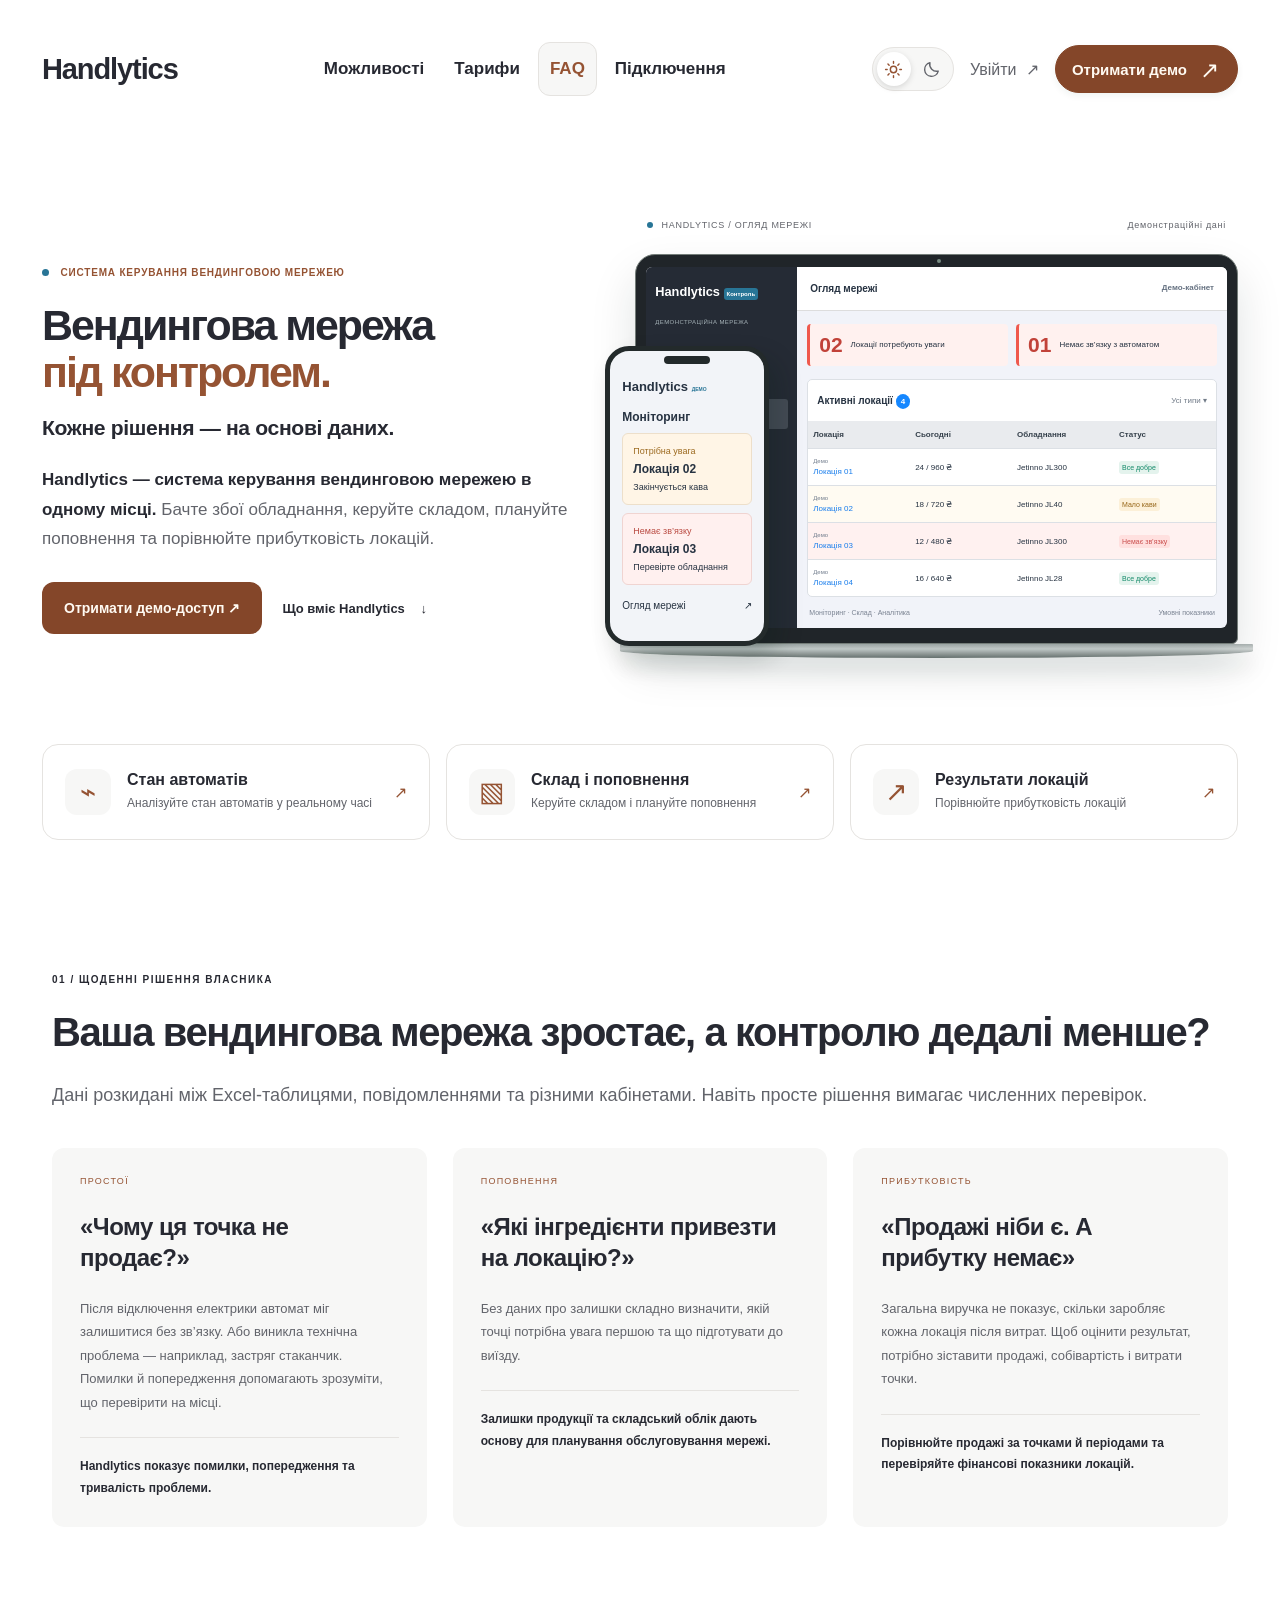
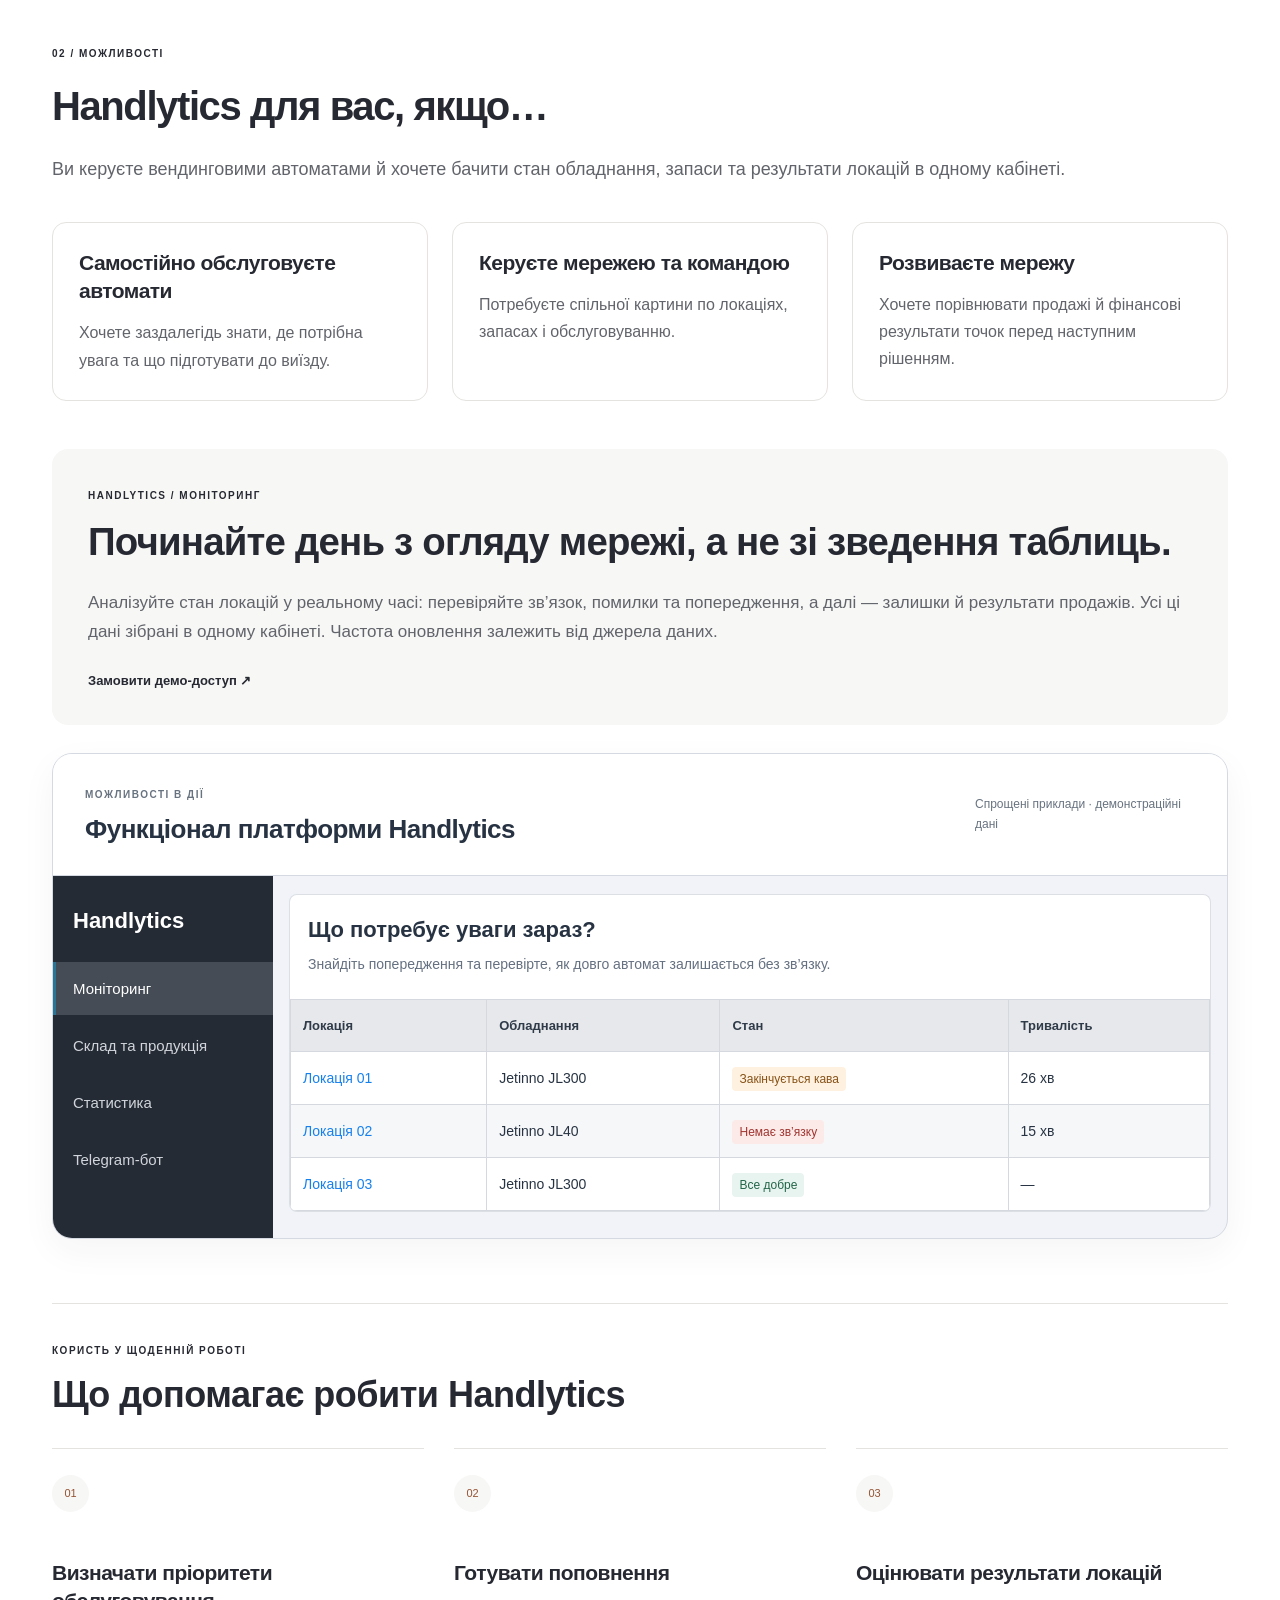
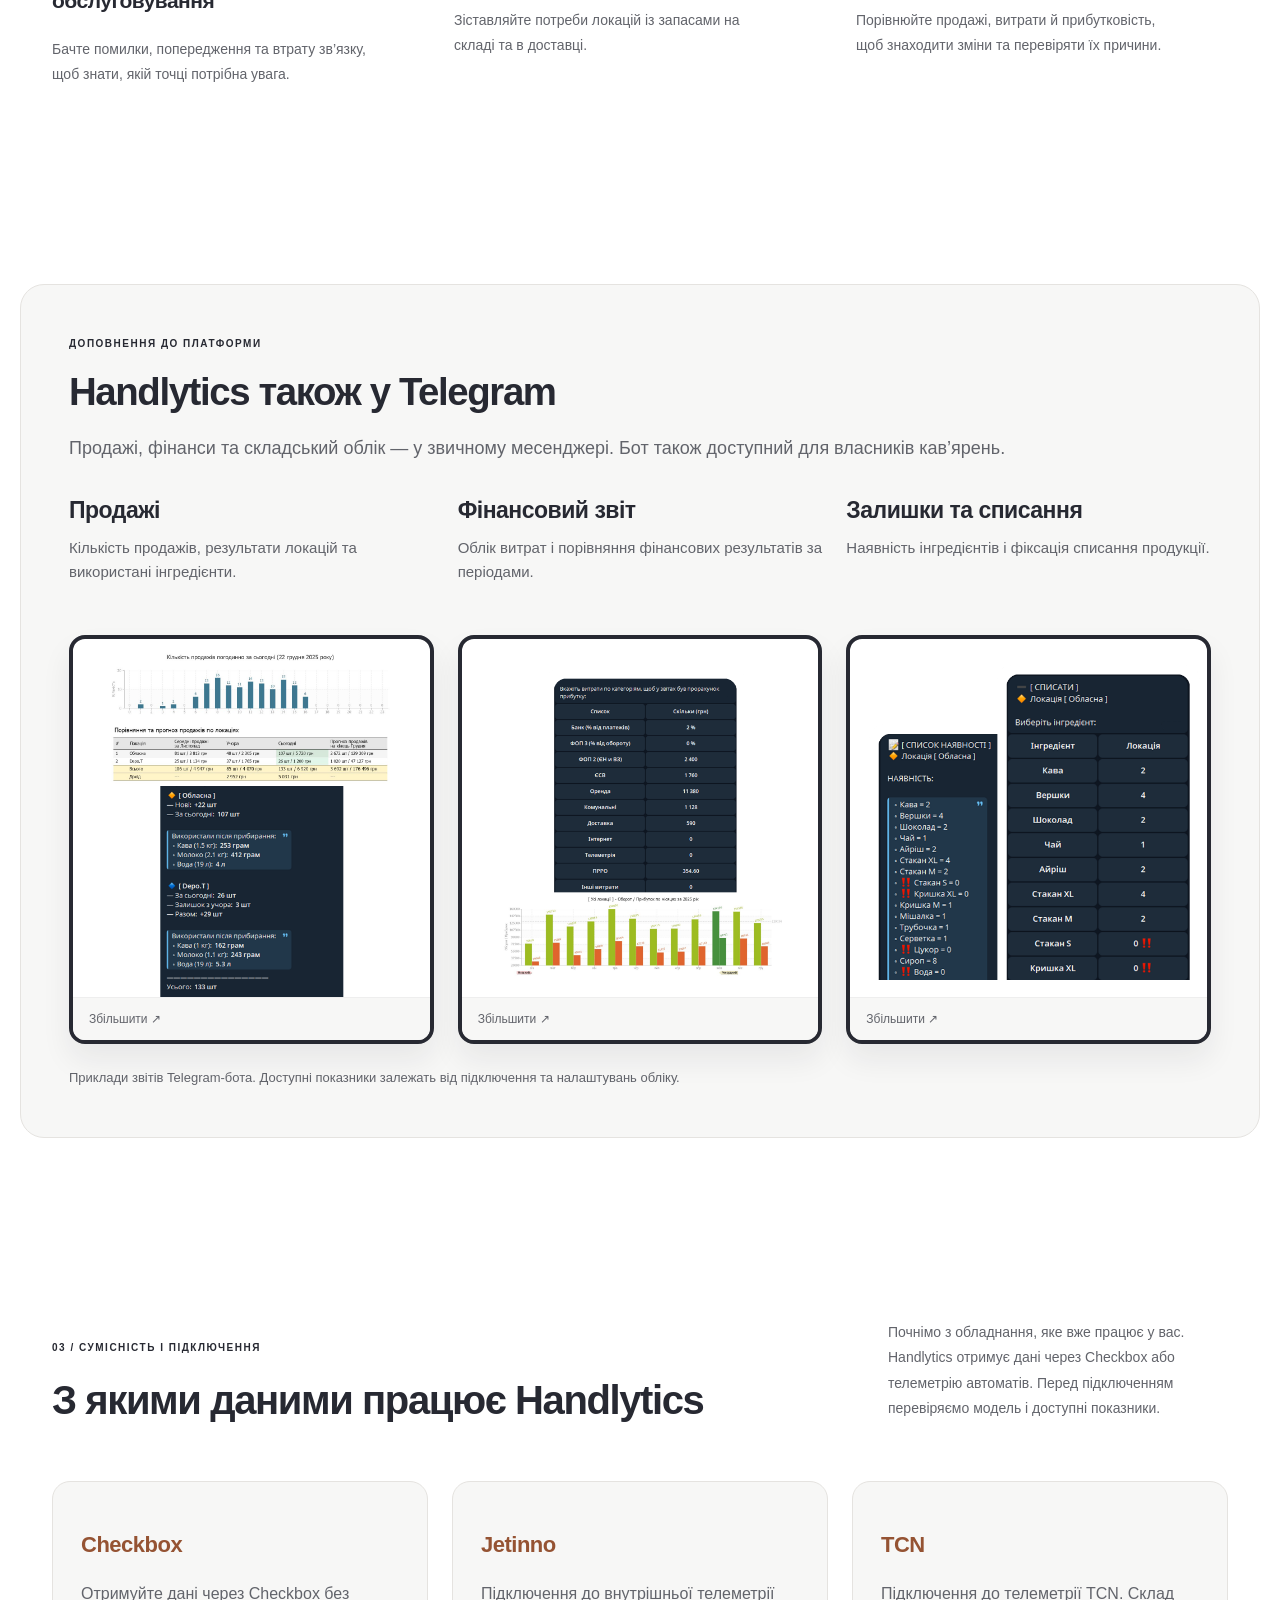
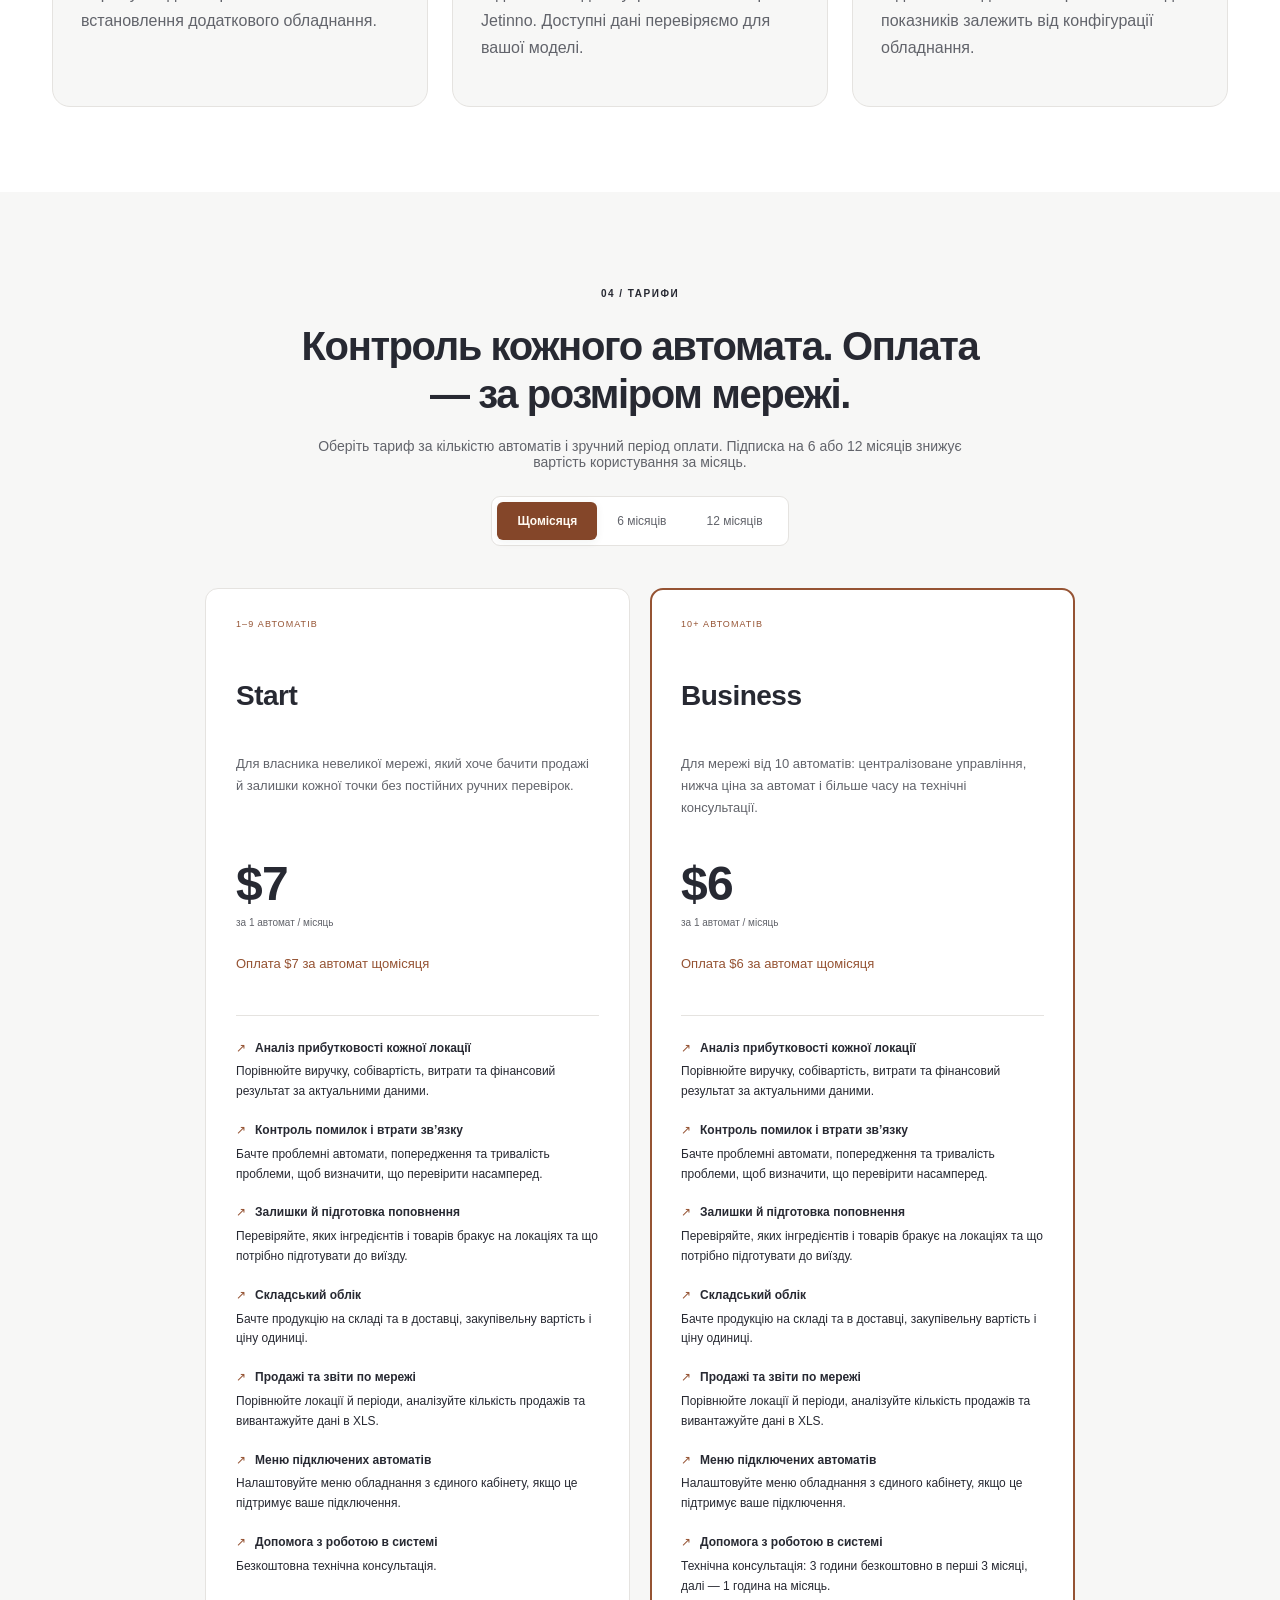
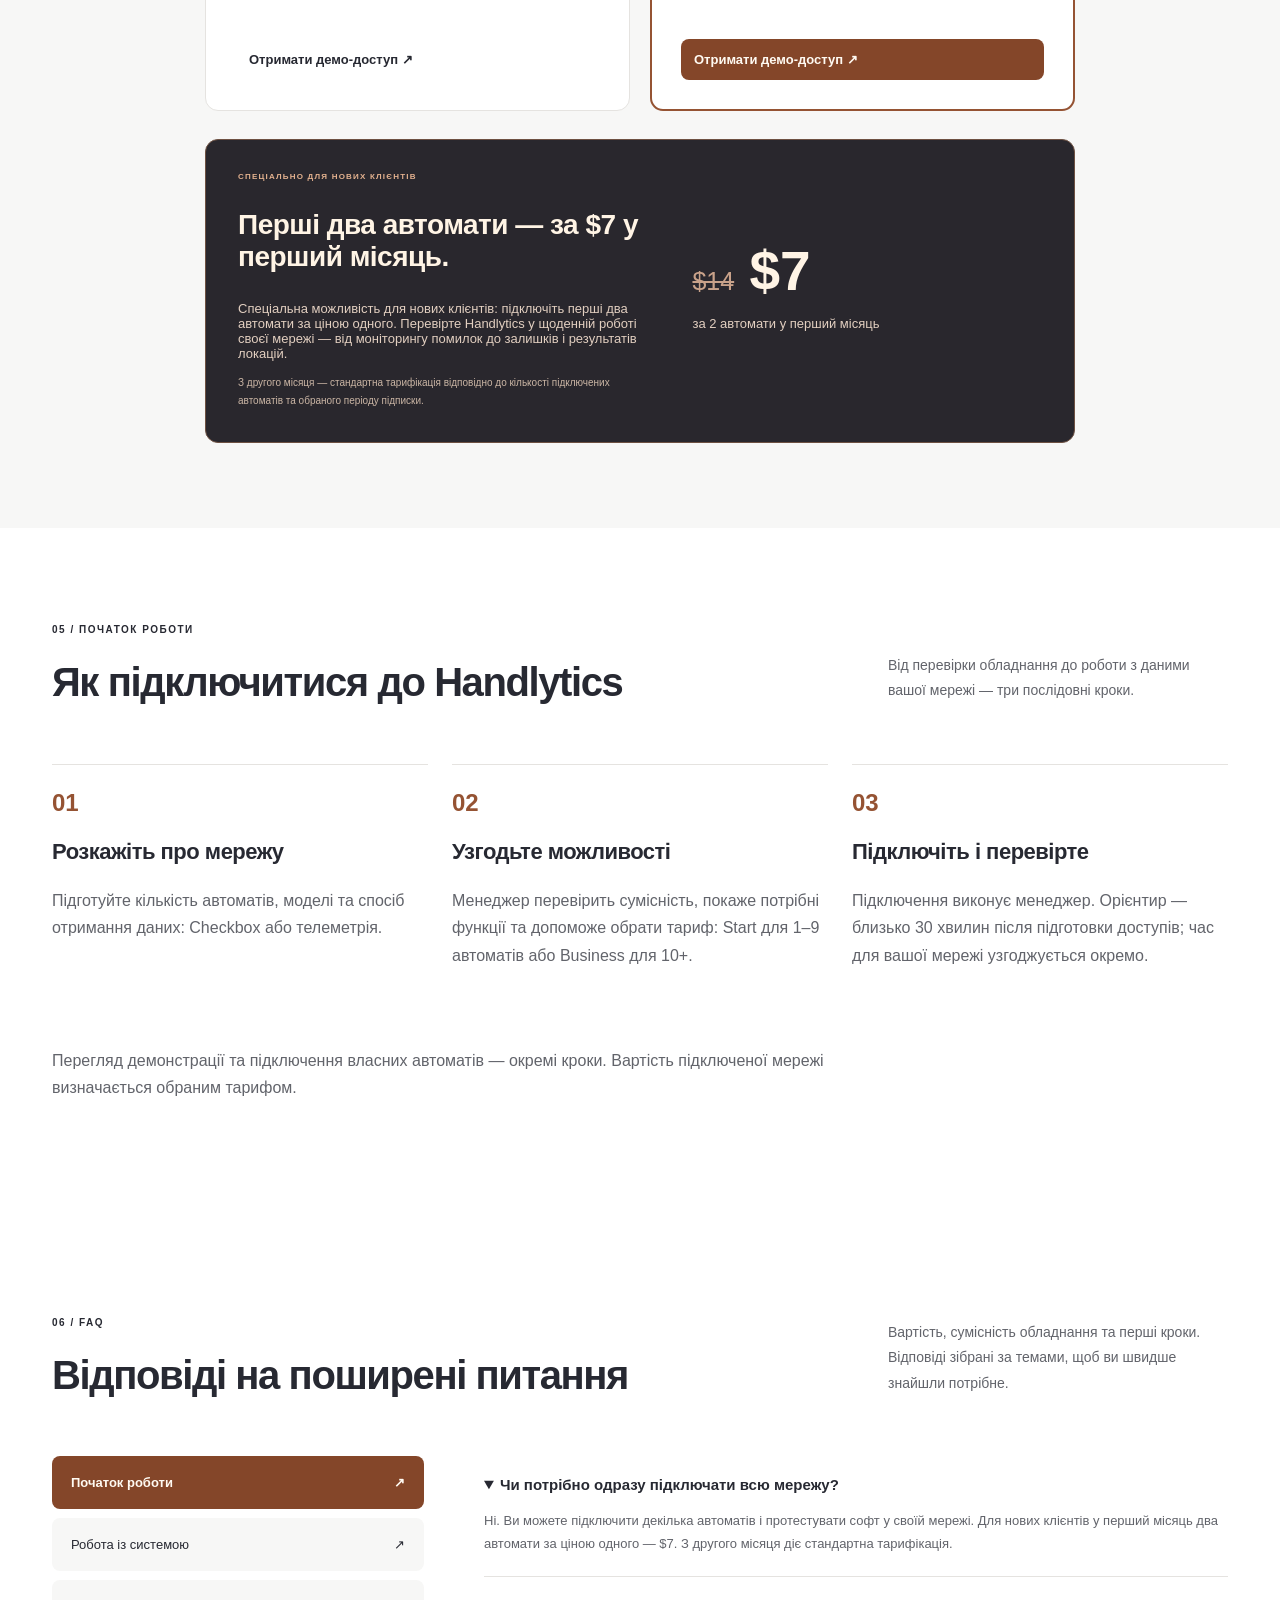
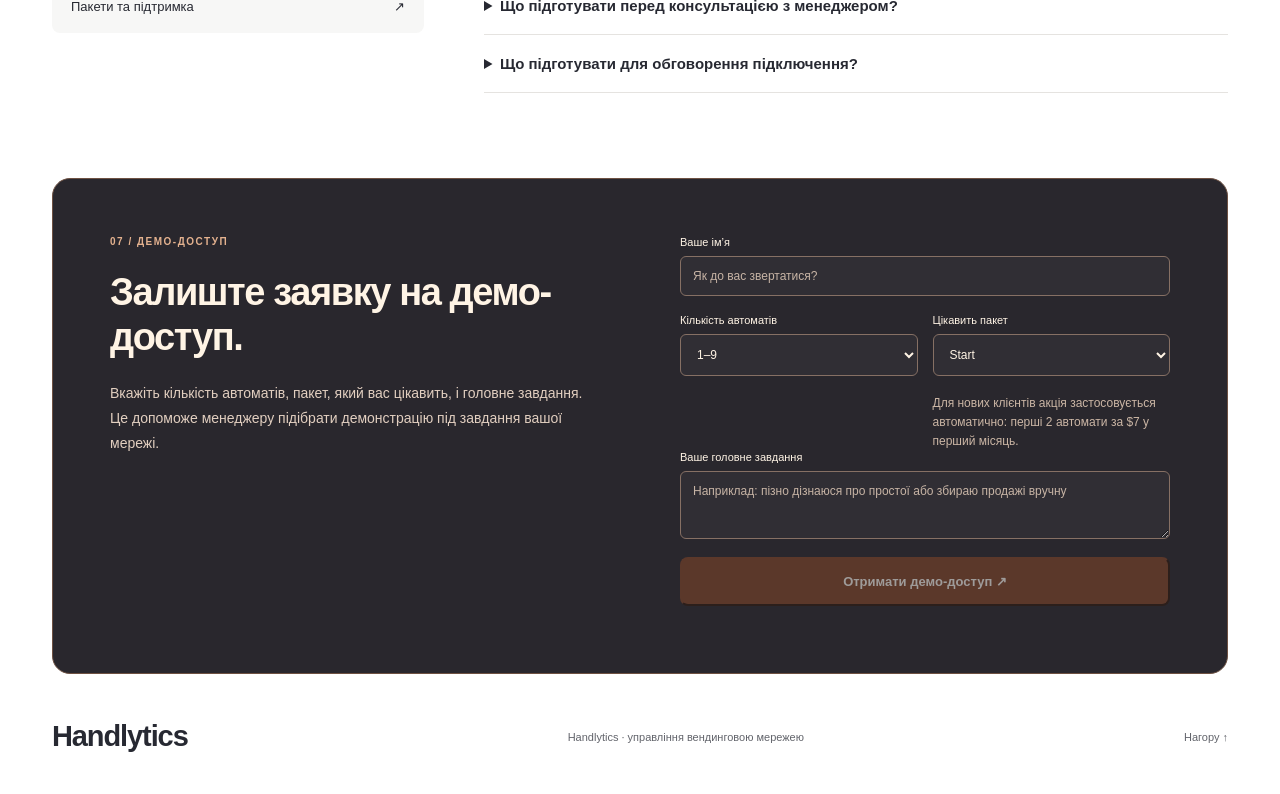
<file: index.html>
<!doctype html>
<html lang="uk" data-theme="light"><head><meta charset="utf-8"><meta name="viewport" content="width=device-width,initial-scale=1"><title>Handlytics — управління вендинговою мережею</title><meta name="description" content="Handlytics: помилки автоматів, залишки, продажі та прибутковість локацій в одному кабінеті. Підключіть 2 автомати за $7 у перший місяць."><link rel="stylesheet" href="style.css?v=35"><link rel="stylesheet" href="themes.css?v=35"><script>try{document.documentElement.dataset.theme=new URLSearchParams(location.search).get("theme")==="dark"?"dark":new URLSearchParams(location.search).get("theme")==="light"?"light":localStorage.getItem("handlytics-theme")||"light"}catch{}</script></head><body>

<header class="container site-header"><div class="header-shell"><a class="brand brand-official" href="#home" aria-label="Handlytics — головна"><span class="brand-wordmark">Handlytics</span></a><span class="header-divider" aria-hidden="true"></span><nav id="main-navigation" aria-label="Головна навігація"><a href="#product"><span>Можливості</span></a><a href="#plans"><span>Тарифи</span></a><a href="#help"><span>FAQ</span></a><a href="#connection"><span>Підключення</span></a><a class="mobile-login" href="https://www.handlytics.com.ua/" target="_blank" rel="noopener">Увійти в систему ↗</a></nav><div class="header-actions"><button class="theme-toggle theme-switch" type="button" role="switch" aria-checked="false" aria-label="Темна тема" title="Увімкнути темну тему"><span class="theme-sun" aria-hidden="true"><svg viewBox="0 0 24 24" fill="none" stroke="currentColor" stroke-width="1.8" stroke-linecap="round"><circle cx="12" cy="12" r="4"/><path d="M12 2v2m0 16v2M2 12h2m16 0h2M5 5l1.5 1.5m11 11L19 19M5 19l1.5-1.5m11-11L19 5"/></svg></span><span class="theme-moon" aria-hidden="true"><svg viewBox="0 0 24 24" fill="none" stroke="currentColor" stroke-width="1.8" stroke-linecap="round" stroke-linejoin="round"><path d="M20.5 14A8.7 8.7 0 0 1 10 3.5 8.7 8.7 0 1 0 20.5 14Z"/></svg></span></button><a class="header-login" href="https://www.handlytics.com.ua/" target="_blank" rel="noopener">Увійти <span aria-hidden="true">↗</span></a><a class="btn nav-cta" href="#demo">Отримати демо <span class="cta-arrow" aria-hidden="true">↗</span></a></div><button class="menu-toggle" aria-label="Відкрити меню" aria-controls="main-navigation" aria-expanded="false"><span></span><span></span></button></div></header>
<main id="home"><section class="hero container hero-v14"><div class="hero-copy"><div class="eyebrow"><span class="dot"></span> СИСТЕМА КЕРУВАННЯ ВЕНДИНГОВОЮ МЕРЕЖЕЮ</div><h1>Вендингова мережа<br><span>під контролем.</span></h1><p class="hero-subtitle">Кожне рішення — на основі даних.</p><p><strong>Handlytics — система керування вендинговою мережею в одному місці.</strong> Бачте збої обладнання, керуйте складом, плануйте поповнення та порівнюйте прибутковість локацій.</p><div class="actions"><a class="btn btn-primary" href="#demo">Отримати демо-доступ <span aria-hidden="true">↗</span></a><a class="text-link" href="#product">Що вміє Handlytics <span aria-hidden="true">↓</span></a></div></div>
<figure class="product-scene" aria-label="Ілюстрація інтерфейсу Handlytics на демонстраційних даних"><div class="scene-heading"><span><i></i> HANDLYTICS / ОГЛЯД МЕРЕЖІ</span><span>Демонстраційні дані</span></div><div class="laptop-display"><div class="software-shell"><aside class="software-sidebar"><strong>Handlytics <small>Контроль</small></strong><div class="demo-partner">ДЕМОНСТРАЦІЙНА МЕРЕЖА</div><span>♡ &nbsp;Моніторинг</span><span>⌖ &nbsp;Мапа локацій</span><span class="selected">⌂ &nbsp;Локації</span><span>▧ &nbsp;Склад та продукція</span><span>↗ &nbsp;Статистика</span><span>▤ &nbsp;Групи прибирання</span><span>♙ &nbsp;Співробітники</span><span>⚙ &nbsp;Налаштування</span></aside><div class="software-content"><div class="software-top">Огляд мережі <span>Демо-кабінет</span></div><div class="software-notices"><div><b>02</b><span>Локації потребують уваги</span></div><div><b>01</b><span>Немає зв’язку з автоматом</span></div></div><div class="software-table"><div class="table-title"><strong>Активні локації <i>4</i></strong><span>Усі типи ▾</span></div><table><thead><tr><th>Локація</th><th>Сьогодні</th><th>Обладнання</th><th>Статус</th></tr></thead><tbody><tr><td><small>Демо</small>Локація 01</td><td>24 / 960 ₴</td><td>Jetinno JL300</td><td><em class="status-good">Все добре</em></td></tr><tr><td><small>Демо</small>Локація 02</td><td>18 / 720 ₴</td><td>Jetinno JL40</td><td><em class="status-warn">Мало кави</em></td></tr><tr><td><small>Демо</small>Локація 03</td><td>12 / 480 ₴</td><td>Jetinno JL300</td><td><em class="status-bad">Немає зв’язку</em></td></tr><tr><td><small>Демо</small>Локація 04</td><td>16 / 640 ₴</td><td>Jetinno JL28</td><td><em class="status-good">Все добре</em></td></tr></tbody></table></div><div class="software-bottom">Моніторинг · Склад · Аналітика <span>Умовні показники</span></div></div></div></div><div class="laptop-base"></div><div class="mobile-display"><div class="phone-camera"></div><div class="phone-heading">Handlytics <small>ДЕМО</small></div><p>Моніторинг</p><div class="phone-alert"><span>Потрібна увага</span><strong>Локація 02</strong><small>Закінчується кава</small></div><div class="phone-alert offline"><span>Немає зв’язку</span><strong>Локація 03</strong><small>Перевірте обладнання</small></div><div class="phone-bottom">Огляд мережі <span>↗</span></div></div></figure>
<div class="hero-pillars"><a href="#product"><span class="pillar-icon" aria-hidden="true">⌁</span><div><strong>Стан автоматів</strong><p>Аналізуйте стан автоматів у реальному часі</p></div><span class="pillar-arrow" aria-hidden="true">↗</span></a><a href="#product"><span class="pillar-icon" aria-hidden="true">▧</span><div><strong>Склад і поповнення</strong><p>Керуйте складом і плануйте поповнення</p></div><span class="pillar-arrow" aria-hidden="true">↗</span></a><a href="#product"><span class="pillar-icon" aria-hidden="true">↗</span><div><strong>Результати локацій</strong><p>Порівнюйте прибутковість локацій</p></div><span class="pillar-arrow" aria-hidden="true">↗</span></a></div></section>
<section class="section container pain-section" id="daily-decisions"><div class="section-head"><div><div class="eyebrow">01 / ЩОДЕННІ РІШЕННЯ ВЛАСНИКА</div><h2>Ваша вендингова мережа зростає, а контролю дедалі менше?</h2></div><p>Дані розкидані між Excel-таблицями, повідомленнями та різними кабінетами. Навіть просте рішення вимагає численних перевірок.</p></div><div class="pain-grid"><article><span>ПРОСТОЇ</span><h3>«Чому ця точка не продає?»</h3><p>Після відключення електрики автомат міг залишитися без зв’язку. Або виникла технічна проблема — наприклад, застряг стаканчик. Помилки й попередження допомагають зрозуміти, що перевірити на місці.</p><strong>Handlytics показує помилки, попередження та тривалість проблеми.</strong></article><article><span>ПОПОВНЕННЯ</span><h3>«Які інгредієнти привезти на локацію?»</h3><p>Без даних про залишки складно визначити, якій точці потрібна увага першою та що підготувати до виїзду.</p><strong>Залишки продукції та складський облік дають основу для планування обслуговування мережі.</strong></article><article><span>ПРИБУТКОВІСТЬ</span><h3>«Продажі ніби є. А прибутку немає»</h3><p>Загальна виручка не показує, скільки заробляє кожна локація після витрат. Щоб оцінити результат, потрібно зіставити продажі, собівартість і витрати точки.</p><strong>Порівнюйте продажі за точками й періодами та перевіряйте фінансові показники локацій.</strong></article></div></section>
<section class="section container" id="product"><div class="section-head"><div><div class="eyebrow">02 / МОЖЛИВОСТІ</div><h2>Handlytics для вас, якщо…</h2></div><p>Ви керуєте вендинговими автоматами й хочете бачити стан обладнання, запаси та результати локацій в одному кабінеті.</p></div><div class="audience-grid"><article><h3>Самостійно обслуговуєте автомати</h3><p>Хочете заздалегідь знати, де потрібна увага та що підготувати до виїзду.</p></article><article><h3>Керуєте мережею та командою</h3><p>Потребуєте спільної картини по локаціях, запасах і обслуговуванню.</p></article><article><h3>Розвиваєте мережу</h3><p>Хочете порівнювати продажі й фінансові результати точок перед наступним рішенням.</p></article></div><div class="interface-placeholder"><div><span class="eyebrow">HANDLYTICS / МОНІТОРИНГ</span><h3>Починайте день з огляду мережі, а не зі зведення таблиць.</h3><p>Аналізуйте стан локацій у реальному часі: перевіряйте зв’язок, помилки та попередження, а далі — залишки й результати продажів. Усі ці дані зібрані в одному кабінеті. Частота оновлення залежить від джерела даних.</p><a class="text-link" href="#demo">Замовити демо-доступ ↗</a></div></div><div class="product-tour" id="product-tour"><div class="tour-heading"><div><span class="eyebrow">МОЖЛИВОСТІ В ДІЇ</span><h3>Функціонал платформи Handlytics</h3></div><span class="tour-demo-label">Спрощені приклади · демонстраційні дані</span></div><div class="tour-tabs" role="tablist" aria-label="Демонстрація можливостей"><button role="tab" id="tour-tab-monitor" aria-controls="tour-monitor" aria-selected="true" data-tour="monitor">Моніторинг</button><button role="tab" id="tour-tab-stock" aria-controls="tour-stock" aria-selected="false" data-tour="stock" tabindex="-1">Склад та продукція</button><button role="tab" id="tour-tab-sales" aria-controls="tour-sales" aria-selected="false" data-tour="sales" tabindex="-1">Статистика</button><button role="tab" id="tour-tab-telegram" aria-controls="tour-telegram" aria-selected="false" data-tour="telegram" tabindex="-1">Telegram-бот</button></div><div class="tour-panel" id="tour-monitor" role="tabpanel" aria-labelledby="tour-tab-monitor"><div class="tour-context"><h4>Що потребує уваги зараз?</h4><p>Знайдіть попередження та перевірте, як довго автомат залишається без зв’язку.</p></div><div class="tour-table"><table><thead><tr><th>Локація</th><th>Обладнання</th><th>Стан</th><th>Тривалість</th></tr></thead><tbody><tr><td>Локація 01</td><td>Jetinno JL300</td><td><span class="tour-status warning">Закінчується кава</span></td><td>26 хв</td></tr><tr><td>Локація 02</td><td>Jetinno JL40</td><td><span class="tour-status error">Немає зв’язку</span></td><td>15 хв</td></tr><tr><td>Локація 03</td><td>Jetinno JL300</td><td><span class="tour-status ok">Все добре</span></td><td>—</td></tr></tbody></table></div></div><div class="tour-panel" id="tour-stock" role="tabpanel" aria-labelledby="tour-tab-stock" hidden><div class="tour-context"><h4>Що підготувати до поповнення?</h4><p>Перегляньте наявність продукції на складі, у доставці та її закупівельну вартість.</p></div><div class="tour-table"><table><thead><tr><th>Продукція</th><th>На складі</th><th>У доставці</th><th>Ціна упаковки</th></tr></thead><tbody><tr><td>Кава · 1 кг</td><td>12 уп.</td><td>6 уп.</td><td>640 ₴</td></tr><tr><td>Вершки · 1 кг</td><td>8 уп.</td><td>4 уп.</td><td>240 ₴</td></tr><tr><td>Стакани · 50 шт.</td><td>24 уп.</td><td>—</td><td>75 ₴</td></tr></tbody></table></div></div><div class="tour-panel" id="tour-sales" role="tabpanel" aria-labelledby="tour-tab-sales" hidden><div class="tour-context"><h4>Які локації змінюють результат?</h4><p>Порівняйте продажі за періодами, щоб визначити, яку точку варто проаналізувати детальніше.</p></div><div class="tour-table"><table><thead><tr><th>Локація</th><th>Цей місяць</th><th>Минулий місяць</th><th>Зміна виручки</th></tr></thead><tbody><tr><td>Локація 01</td><td>39 800 ₴</td><td>36 000 ₴</td><td><span class="tour-status ok">+10,6%</span></td></tr><tr><td>Локація 02</td><td>22 400 ₴</td><td>28 000 ₴</td><td><span class="tour-status error">−20%</span></td></tr><tr><td>Локація 03</td><td>31 500 ₴</td><td>30 000 ₴</td><td><span class="tour-status ok">+5%</span></td></tr></tbody></table></div></div><div class="tour-panel" id="tour-telegram" role="tabpanel" aria-labelledby="tour-tab-telegram" hidden><div class="tour-context"><h4>Звіти у Telegram</h4><p>Приклади повідомлень бота: продажі, фінанси, залишки та списання. Натисніть на скриншот, щоб роздивитися його.</p></div><div class="tour-telegram-shots"><a href="reports.png" target="_blank" rel="noopener"><span>Продажі</span><img src="reports.png" alt="Приклад Telegram-звіту Handlytics: Продажі" loading="lazy"></a><a href="finance.png" target="_blank" rel="noopener"><span>Фінансовий звіт</span><img src="finance.png" alt="Приклад Telegram-звіту Handlytics: Фінансовий звіт" loading="lazy"></a><a href="stock.png" target="_blank" rel="noopener"><span>Залишки та списання</span><img src="stock.png" alt="Приклад Telegram-звіту Handlytics: Залишки та списання" loading="lazy"></a></div></div></div><div class="capabilities-heading"><span class="eyebrow">КОРИСТЬ У ЩОДЕННІЙ РОБОТІ</span><h3>Що допомагає робити Handlytics</h3></div><div class="feature-grid concise-benefits"><article><span class="feature-num">01</span><h3>Визначати пріоритети обслуговування</h3><p>Бачте помилки, попередження та втрату зв’язку, щоб знати, якій точці потрібна увага.</p></article><article><span class="feature-num">02</span><h3>Готувати поповнення</h3><p>Зіставляйте потреби локацій із запасами на складі та в доставці.</p></article><article><span class="feature-num">03</span><h3>Оцінювати результати локацій</h3><p>Порівнюйте продажі, витрати й прибутковість, щоб знаходити зміни та перевіряти їх причини.</p></article></div></section>
<section class="section container telegram-section telegram-gallery" id="telegram"><div class="telegram-addon-copy"><span class="eyebrow">ДОПОВНЕННЯ ДО ПЛАТФОРМИ</span><h2>Handlytics також у Telegram</h2><p>Продажі, фінанси та складський облік — у звичному месенджері. Бот також доступний для власників кав’ярень.</p></div><div class="bot-report-grid"><article><h3>Продажі</h3><p>Кількість продажів, результати локацій та використані інгредієнти.</p><a class="telegram-image" href="reports.png" target="_blank" rel="noopener" aria-label="Збільшити: Продажі"><img src="reports.png" alt="Handlytics у Telegram — Продажі" loading="lazy"><span>Збільшити ↗</span></a></article><article><h3>Фінансовий звіт</h3><p>Облік витрат і порівняння фінансових результатів за періодами.</p><a class="telegram-image" href="finance.png" target="_blank" rel="noopener" aria-label="Збільшити: Фінансовий звіт"><img src="finance.png" alt="Handlytics у Telegram — Фінансовий звіт" loading="lazy"><span>Збільшити ↗</span></a></article><article><h3>Залишки та списання</h3><p>Наявність інгредієнтів і фіксація списання продукції.</p><a class="telegram-image" href="stock.png" target="_blank" rel="noopener" aria-label="Збільшити: Залишки та списання"><img src="stock.png" alt="Handlytics у Telegram — Залишки та списання" loading="lazy"><span>Збільшити ↗</span></a></article></div><p class="telegram-footnote">Приклади звітів Telegram-бота. Доступні показники залежать від підключення та налаштувань обліку.</p></section>
<section class="section container" id="connection"><div class="section-head"><div><div class="eyebrow">03 / СУМІСНІСТЬ І ПІДКЛЮЧЕННЯ</div><h2>З якими даними працює Handlytics</h2></div><p>Почнімо з обладнання, яке вже працює у вас. Handlytics отримує дані через Checkbox або телеметрію автоматів. Перед підключенням перевіряємо модель і доступні показники.</p></div><div class="connection-grid"><article><h3>Checkbox</h3><p>Отримуйте дані через Checkbox без встановлення додаткового обладнання.</p></article><article><h3>Jetinno</h3><p>Підключення до внутрішньої телеметрії Jetinno. Доступні дані перевіряємо для вашої моделі.</p></article><article><h3>TCN</h3><p>Підключення до телеметрії TCN. Склад показників залежить від конфігурації обладнання.</p></article></div></section>
<section class="section plans-section" id="plans"><div class="container"><div class="center-head"><div class="eyebrow">04 / ТАРИФИ</div><h2>Контроль кожного автомата. Оплата — за розміром мережі.</h2><p>Оберіть тариф за кількістю автоматів і зручний період оплати. Підписка на 6 або 12 місяців знижує вартість користування за місяць.</p><div class="billing-switch" role="group" aria-label="Період оплати"><button class="active" data-months="1" aria-pressed="true">Щомісяця</button><button data-months="6" aria-pressed="false">6 місяців</button><button data-months="12" aria-pressed="false">12 місяців</button></div></div><div class="plans real-plans"><article class="plan"><span class="plan-tag">1–9 АВТОМАТІВ</span><h3>Start</h3><p>Для власника невеликої мережі, який хоче бачити продажі й залишки кожної точки без постійних ручних перевірок.</p><div class="price"><span id="start-price">$7</span><small>за 1 автомат / місяць</small></div><p class="billing-total" id="start-total">Оплата $7 за автомат щомісяця</p><span class="discount-badge" id="start-discount" hidden></span><ul><li><strong>Аналіз прибутковості кожної локації</strong><br>Порівнюйте виручку, собівартість, витрати та фінансовий результат за актуальними даними.</li><li><strong>Контроль помилок і втрати зв’язку</strong><br>Бачте проблемні автомати, попередження та тривалість проблеми, щоб визначити, що перевірити насамперед.</li><li><strong>Залишки й підготовка поповнення</strong><br>Перевіряйте, яких інгредієнтів і товарів бракує на локаціях та що потрібно підготувати до виїзду.</li><li><strong>Складський облік</strong><br>Бачте продукцію на складі та в доставці, закупівельну вартість і ціну одиниці.</li><li><strong>Продажі та звіти по мережі</strong><br>Порівнюйте локації й періоди, аналізуйте кількість продажів та вивантажуйте дані в XLS.</li><li><strong>Меню підключених автоматів</strong><br>Налаштовуйте меню обладнання з єдиного кабінету, якщо це підтримує ваше підключення.</li><li><strong>Допомога з роботою в системі</strong><br>Безкоштовна технічна консультація.</li></ul><a href="#demo" class="btn btn-outline-dark" data-plan="Start">Отримати демо-доступ ↗</a></article><article class="plan featured"><span class="plan-tag">10+ АВТОМАТІВ</span><h3>Business</h3><p>Для мережі від 10 автоматів: централізоване управління, нижча ціна за автомат і більше часу на технічні консультації.</p><div class="price"><span id="business-price">$6</span><small>за 1 автомат / місяць</small></div><p class="billing-total" id="business-total">Оплата $6 за автомат щомісяця</p><span class="discount-badge" id="business-discount" hidden></span><ul><li><strong>Аналіз прибутковості кожної локації</strong><br>Порівнюйте виручку, собівартість, витрати та фінансовий результат за актуальними даними.</li><li><strong>Контроль помилок і втрати зв’язку</strong><br>Бачте проблемні автомати, попередження та тривалість проблеми, щоб визначити, що перевірити насамперед.</li><li><strong>Залишки й підготовка поповнення</strong><br>Перевіряйте, яких інгредієнтів і товарів бракує на локаціях та що потрібно підготувати до виїзду.</li><li><strong>Складський облік</strong><br>Бачте продукцію на складі та в доставці, закупівельну вартість і ціну одиниці.</li><li><strong>Продажі та звіти по мережі</strong><br>Порівнюйте локації й періоди, аналізуйте кількість продажів та вивантажуйте дані в XLS.</li><li><strong>Меню підключених автоматів</strong><br>Налаштовуйте меню обладнання з єдиного кабінету, якщо це підтримує ваше підключення.</li><li><strong>Допомога з роботою в системі</strong><br>Технічна консультація: 3 години безкоштовно в перші 3 місяці, далі — 1 година на місяць.</li></ul><a href="#demo" class="btn btn-primary" data-plan="Business">Отримати демо-доступ ↗</a></article></div><div class="offer-panel" id="offer"><div><span class="eyebrow">СПЕЦІАЛЬНО ДЛЯ НОВИХ КЛІЄНТІВ</span><h3>Перші два автомати — за $7 у перший місяць.</h3><p>Спеціальна можливість для нових клієнтів: підключіть перші два автомати за ціною одного. Перевірте Handlytics у щоденній роботі своєї мережі — від моніторингу помилок до залишків і результатів локацій.</p><small>З другого місяця — стандартна тарифікація відповідно до кількості підключених автоматів та обраного періоду підписки.</small></div><div class="offer-price"><span><del>$14</del> $7</span><p>за 2 автомати у перший місяць</p></div></div></div></section>
<section class="section container" id="how-to-connect"><div class="section-head"><div><div class="eyebrow">05 / ПОЧАТОК РОБОТИ</div><h2>Як підключитися до Handlytics</h2></div><p>Від перевірки обладнання до роботи з даними вашої мережі — три послідовні кроки.</p></div><ol class="connection-steps"><li><h3>Розкажіть про мережу</h3><p>Підготуйте кількість автоматів, моделі та спосіб отримання даних: Checkbox або телеметрія.</p></li><li><h3>Узгодьте можливості</h3><p>Менеджер перевірить сумісність, покаже потрібні функції та допоможе обрати тариф: Start для 1–9 автоматів або Business для 10+.</p></li><li><h3>Підключіть і перевірте</h3><p>Підключення виконує менеджер. Орієнтир — близько 30 хвилин після підготовки доступів; час для вашої мережі узгоджується окремо.</p></li></ol><p class="connection-note">Перегляд демонстрації та підключення власних автоматів — окремі кроки. Вартість підключеної мережі визначається обраним тарифом.</p></section>
<section class="section container" id="help"><div class="section-head"><div><div class="eyebrow">06 / FAQ</div><h2>Відповіді на поширені питання</h2></div><p>Вартість, сумісність обладнання та перші кроки. Відповіді зібрані за темами, щоб ви швидше знайшли потрібне.</p></div><div class="help-layout"><div class="topics"><button class="active" data-topic="start">Початок роботи <span>↗</span></button><button data-topic="product">Робота із системою <span>↗</span></button><button data-topic="plans">Пакети та підтримка <span>↗</span></button></div><div id="questions"></div></div></section>

<section class="container" id="demo"><div class="demo-panel"><div><div class="eyebrow">07 / ДЕМО-ДОСТУП</div><h2>Залиште заявку на демо-доступ.</h2><p>Вкажіть кількість автоматів, пакет, який вас цікавить, і головне завдання. Це допоможе менеджеру підібрати демонстрацію під завдання вашої мережі.</p></div><form id="demo-form"><label for="name">Ваше ім’я</label><input id="name" name="name" autocomplete="name" placeholder="Як до вас звертатися?" required><div class="form-row"><div><label for="size">Кількість автоматів</label><select id="size"><option>1–9</option><option>10–50</option><option>51–100</option><option>Понад 100</option></select></div><div><label for="package">Цікавить пакет</label><select id="package" aria-describedby="promo-auto"><option>Start</option><option>Business</option></select><small id="promo-auto">Для нових клієнтів акція застосовується автоматично: перші 2 автомати за $7 у перший місяць.</small></div></div><label for="task">Ваше головне завдання</label><textarea id="task" placeholder="Наприклад: пізно дізнаюся про простої або збираю продажі вручну" rows="3"></textarea><button class="btn btn-primary" type="submit" disabled aria-describedby="form-status">Отримати демо-доступ ↗</button><p id="form-status" role="status"></p></form></div></section></main>
<footer class="container"><a class="brand brand-official" href="#home" aria-label="Handlytics — головна"><span class="brand-wordmark">Handlytics</span></a><span>Handlytics · управління вендинговою мережею</span><a href="#home">Нагору ↑</a></footer><dialog id="article-dialog"><button class="dialog-close" aria-label="Закрити">×</button><span class="eyebrow">ПЛАН МАЙБУТНЬОЇ СТАТТІ</span><h2 id="article-title"></h2><p id="article-text"></p><p class="muted">Матеріал ще не опублікований. Тут показано запропоновану тему та її зміст.</p></dialog><script src="app.js?v=35"></script></body></html>
</file>
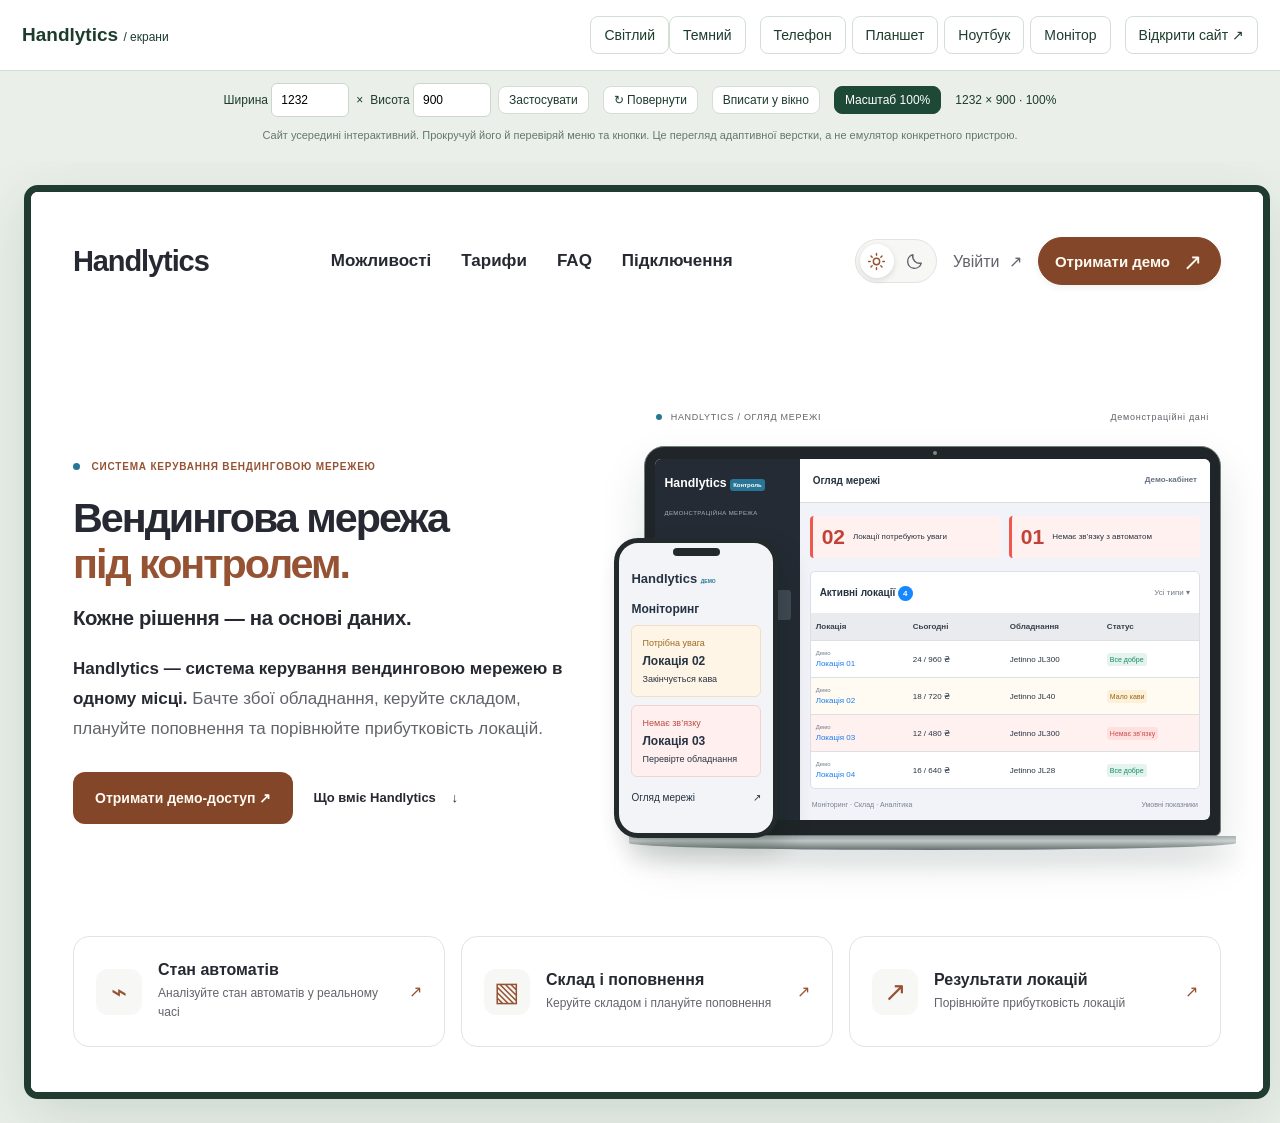
<file: preview.html>
<!doctype html><html lang="uk"><head><meta charset="utf-8"><meta name="viewport" content="width=device-width,initial-scale=1"><title>Handlytics — перегляд екранів</title><style>*{box-sizing:border-box}body{margin:0;font:14px Arial,sans-serif;color:#1d3c2d;background:#eaf0e9}.toolbar{padding:16px 22px;background:#fff;border-bottom:1px solid #d3ded4;display:flex;gap:14px;align-items:center;flex-wrap:wrap}.brand{font-weight:700;font-size:19px;margin-right:auto}.presets{display:flex;gap:6px;flex-wrap:wrap}button,a{font:inherit;border:1px solid #d3ded4;background:#fff;color:#1d3c2d;border-radius:8px;padding:10px 13px;cursor:pointer;text-decoration:none}button.active{background:#1d4936;color:white;border-color:#1d4936}button:hover{border-color:#649276}input{width:78px;padding:9px;border:1px solid #c9d7cc;border-radius:6px;font:inherit}label{font-size:12px}form{display:flex;align-items:center;gap:7px;flex-wrap:wrap}.subbar{display:flex;justify-content:center;align-items:center;gap:14px;padding:12px;font-size:12px;flex-wrap:wrap}.subbar button{padding:6px 10px;font-size:12px}.stage{overflow:auto;padding:24px;min-height:70vh}.screen-space{margin:0 auto;position:relative}.device{position:absolute;top:0;left:0;transform-origin:top left;background:white;border:7px solid #203c30;border-radius:14px;box-shadow:0 18px 60px #19352a22;overflow:hidden}iframe{display:block;border:0;background:white}p.note{text-align:center;font-size:11px;color:#63786b;margin:0 20px 20px}:focus-visible{outline:3px solid #77ac8c;outline-offset:3px}@media(max-width:650px){.toolbar{padding:12px;gap:10px}.brand{width:100%}.presets button{font-size:12px;padding:9px}.stage{padding:12px}}</style></head><body><div class="toolbar"><span class="brand">Handlytics <small style="font-weight:400;font-size:12px">/ екрани</small></span><div class="themes" role="group" aria-label="Дизайн сайту"><button type="button" data-theme="light">Світлий</button><button type="button" data-theme="dark">Темний</button></div><div class="presets" role="group" aria-label="Розмір екрана"><button data-w="390" data-h="844">Телефон</button><button data-w="768" data-h="1024">Планшет</button><button data-w="1366" data-h="768" class="active">Ноутбук</button><button data-w="1920" data-h="1080">Монітор</button></div><a href="index.html" target="_blank">Відкрити сайт ↗</a></div><div class="subbar"><form id="dimensions"><label>Ширина <input id="width" type="number" min="280" max="3840" value="1366" required></label><span>×</span><label>Висота <input id="height" type="number" min="320" max="2160" value="768" required></label><button>Застосувати</button></form><button id="rotate" title="Поміняти ширину та висоту">↻ Повернути</button><button id="fit" aria-pressed="false">Вписати у вікно</button><button id="actual" aria-pressed="true">Масштаб 100%</button><span id="status" role="status"></span></div><p class="note">Сайт усередині інтерактивний. Прокручуй його й перевіряй меню та кнопки. Це перегляд адаптивної верстки, а не емулятор конкретного пристрою.</p><main class="stage"><div class="screen-space"><div class="device"><iframe src="index.html?v=35" title="Handlytics у вибраному розмірі екрана"></iframe></div></div></main><script>const w=document.querySelector('#width'),h=document.querySelector('#height'),stage=document.querySelector('.stage'),space=document.querySelector('.screen-space'),device=document.querySelector('.device'),frame=document.querySelector('iframe');let fit=false;function render(){const width=Number(w.value),height=Number(h.value);const available=stage.clientWidth-(window.innerWidth<650?24:48);const scale=fit?Math.min(1,available/(width+14)):1;frame.style.width=width+'px';frame.style.height=height+'px';device.style.width=width+14+'px';device.style.height=height+14+'px';device.style.transform='scale('+scale+')';space.style.width=(width+14)*scale+'px';space.style.height=(height+14)*scale+'px';document.querySelector('#status').textContent=width+' × '+height+' · '+Math.round(scale*100)+'%';document.querySelectorAll('[data-w]').forEach(b=>{const active=Number(b.dataset.w)===width&&Number(b.dataset.h)===height;b.classList.toggle('active',active);b.setAttribute('aria-pressed',String(active))});document.querySelector('#fit').setAttribute('aria-pressed',String(fit));document.querySelector('#actual').setAttribute('aria-pressed',String(!fit));document.querySelector('#fit').classList.toggle('active',fit);document.querySelector('#actual').classList.toggle('active',!fit)}document.querySelectorAll('[data-w]').forEach(b=>b.onclick=()=>{w.value=b.dataset.w;h.value=b.dataset.h;render()});document.querySelector('#dimensions').onsubmit=e=>{e.preventDefault();render()};document.querySelector('#rotate').onclick=()=>{const old=w.value;w.value=h.value;h.value=old;render()};document.querySelector('#fit').onclick=()=>{fit=true;render()};document.querySelector('#actual').onclick=()=>{fit=false;render()};window.addEventListener('resize',render);w.value=Math.max(320,Math.floor(stage.clientWidth-48));h.value=900;render();document.querySelectorAll('[data-theme]').forEach(b=>b.addEventListener('click',()=>{document.querySelectorAll('[data-theme]').forEach(x=>{x.classList.toggle('active',x===b);x.setAttribute('aria-pressed',String(x===b))});frame.contentWindow.postMessage({type:'handlytics-theme',theme:b.dataset.theme},location.origin)}));</script></body></html>
</file>
<file: style.css>
:root{--ar-primary:#448c74;--ink:#182d2a;--green:#33785f;--muted:#687571}*{box-sizing:border-box}html{scroll-behavior:smooth;scroll-padding-top:32px}body{margin:0;color:var(--ink);font-family:Arial,Helvetica,sans-serif;background:#fff}a{color:inherit;text-decoration:none}button,input,select,textarea{font:inherit}.container{max-width:1240px;padding-left:32px;padding-right:32px;margin:auto}.draft{text-align:center;background:#ecf3ec;font-size:11px;letter-spacing:.06em;padding:8px;color:#496457}header{display:flex;align-items:center;gap:34px;height:100px}.brand{display:flex;align-items:center;gap:10px;font-size:21px;font-weight:700;white-space:nowrap}.brand-icon{font-size:35px;letter-spacing:-7px;margin-right:5px}.brand-icon span{color:#75ac74}.brand-light{font-size:16px;font-weight:400}nav{display:flex;gap:28px;margin-left:auto;font-size:13px}.btn{border-radius:8px;padding:15px 23px;font-size:13px;font-weight:600}.btn-primary{background:#387e62;border-color:#387e62;color:white}.btn-primary:hover{background:#28654d;border-color:#28654d}.btn-dark{background:#203630}.menu-toggle{display:none}.hero{display:grid;grid-template-columns:1fr 1fr;gap:48px;padding-top:48px;padding-bottom:70px;align-items:center}.eyebrow{font-size:10px;letter-spacing:.15em;font-weight:700;margin-bottom:23px}.dot{display:inline-block;width:7px;height:7px;background:#6cab78;border-radius:50%;margin-right:8px}h1{font-size:66px;line-height:1.08;letter-spacing:-3px;margin:0 0 27px;font-weight:600}h1 span{color:var(--green)}.hero-copy>p{font-size:16px;color:var(--muted);max-width:430px;line-height:1.8}.actions{display:flex;gap:23px;align-items:center;margin-top:30px}.text-link{font-size:13px;font-weight:600}.text-link span{margin-left:12px}.hero-note{display:flex;justify-content:space-between;border-top:1px solid #dfe7e2;margin-top:45px;padding-top:20px;font-size:10px;color:var(--muted)}.hero-visual{height:545px;border-radius:20px;background:#ecf2e8;position:relative;overflow:hidden;display:flex;justify-content:center;align-items:center}.visual-label{position:absolute;top:27px;left:28px;font-size:9px;letter-spacing:.17em}.orbit{position:absolute;border:1px solid #d0dfcb;border-radius:50%;width:550px;height:550px}.orbit-two{width:410px;height:410px}.machine{position:relative;width:220px;height:355px;background:#263d37;border-radius:15px 15px 9px 9px;box-shadow:20px 22px 0 #d1ddc9,0 35px 35px #1b362026;transform:rotate(-5deg);padding:18px}.machine-top{display:flex;align-items:center;justify-content:space-between;color:#e2eed6}.machine-top b{font-size:30px;line-height:1}.machine-top b span{color:#b8da85}.machine-top>span{font-size:7px;letter-spacing:1px}.machine-body{display:flex;gap:12px;margin-top:20px}.machine-display{height:179px;width:139px;background:#c8dbaa;border-radius:4px;padding:16px 12px;color:#263d37;font-size:12px;font-weight:700}.cup{text-align:center;font-size:46px;padding:6px}.machine-display small{font-size:6px;letter-spacing:1px}.machine-controls{width:30px}.screen{height:36px;background:#97b498;border:4px solid #152b26;border-radius:3px;margin-bottom:17px}.machine-controls i{display:block;height:9px;width:9px;margin:9px auto;background:#bdcdb8;border-radius:50%}.pay{height:26px;background:#10261e;margin-top:15px;border-top:4px solid #6c8275}.machine-slot{margin-top:20px;background:#102720;border-radius:4px;height:31px;border-bottom:5px solid #466052}.machine-footer{font-size:6px;letter-spacing:2px;color:#a6baa8;text-align:center;margin-top:17px}.float-label{position:absolute;background:white;border:1px solid #ecf0e8;box-shadow:0 12px 40px #234b2110;border-radius:10px;display:flex;align-items:center;gap:12px;padding:15px}.label-one{left:20px;bottom:128px}.float-label strong{display:block;font-size:12px}.float-label small{display:block;font-size:9px;color:var(--muted);margin-top:5px}.tiny-icon{background:#eff5e9;padding:8px 12px;border-radius:7px;font-size:23px}.label-two{right:18px;top:115px;font-size:10px}.visual-foot{position:absolute;bottom:20px;font-size:9px;color:#6f7f6c;text-align:center;padding:0 12px}.strip{background:#f6f7f3;border-top:1px solid #e8ece4;border-bottom:1px solid #e8ece4}.strip>.container{display:flex;align-items:center;justify-content:space-between;gap:20px;padding-top:26px;padding-bottom:26px;font-size:16px}.strip a{font-size:12px}.section{padding-top:96px;padding-bottom:85px}h2{font-size:40px;line-height:1.2;letter-spacing:-1.4px;font-weight:600;margin:0 0 20px}h3{font-size:22px;letter-spacing:-.5px;font-weight:600}.section-head{display:flex;justify-content:space-between;gap:50px;align-items:end;margin-bottom:37px}.section-head>p{max-width:340px;font-size:14px;line-height:1.8;color:var(--muted);margin-bottom:23px}.feature-grid{display:grid;grid-template-columns:repeat(3,1fr);gap:30px}.feature-grid article{border-top:1px solid #dfe6df;padding:26px 0}.feature-num{display:inline-flex;border-radius:50%;width:37px;height:37px;background:#edf3e8;align-items:center;justify-content:center;font-size:11px;margin-bottom:26px}.feature-grid p{font-size:14px;line-height:1.8;color:var(--muted);max-width:315px}.interface-placeholder{margin-top:25px;border-radius:16px;background:#f4f5f1;padding:46px;display:grid;grid-template-columns:1fr 1fr;gap:55px;align-items:center}.interface-placeholder p{font-size:13px;color:var(--muted);max-width:300px}.placeholder-window{background:white;border:1px solid #dce3d9;border-radius:9px;overflow:hidden;transform:rotate(-2deg)}.window-top{display:flex;gap:5px;background:#edf0e9;padding:12px;font-size:9px}.window-top i{width:6px;height:6px;background:#c4cebf;border-radius:50%;margin-top:3px}.window-top span{margin-left:auto}.placeholder-content{text-align:center;padding:26px}.placeholder-content>span{font-size:35px;color:#789079}.placeholder-content p{margin:8px auto;font-weight:600}.placeholder-content small{font-size:10px;color:var(--muted)}.plans-section{background:#f7f8f4}.center-head{text-align:center;max-width:690px;margin:0 auto 42px}.center-head p{font-size:14px;color:var(--muted)}.plans{display:grid;grid-template-columns:repeat(3,1fr);gap:20px}.plan{border:1px solid #dce3d9;border-radius:13px;padding:30px;background:white;display:flex;flex-direction:column}.plan.featured{border:2px solid #4e8669;background:#f0f5ec;padding:29px}.plan-tag{font-size:9px;letter-spacing:.12em;color:#628066;margin-bottom:23px}.plan h3{font-size:28px}.plan>p{font-size:13px;line-height:1.7;color:var(--muted);min-height:45px}.price{font-size:23px;font-weight:600;margin:14px 0 24px;letter-spacing:-.6px}.price small{display:block;font-size:10px;color:var(--muted);font-weight:400;letter-spacing:0;margin-top:6px}.plan ul{list-style:none;padding:23px 0 12px;border-top:1px solid #dce3d9;flex:1;font-size:12px;line-height:1.7}.plan li{margin-bottom:13px}.plan li:before{content:'↗';color:var(--green);margin-right:9px}.plan .btn{padding:13px}.help-layout{display:grid;grid-template-columns:1fr 2fr;gap:60px}.topics{display:flex;flex-direction:column;gap:9px}.topics button{border:0;background:#f4f6f1;text-align:left;padding:19px;border-radius:8px;display:flex;justify-content:space-between;font-size:13px}.topics button.active{background:#e5efdf;color:#245c40;font-weight:600}details{border-bottom:1px solid #dde4db;padding:20px 0}summary{cursor:pointer;font-size:15px;font-weight:600}details p{font-size:13px;color:var(--muted);line-height:1.8;padding:16px 0 0;margin:0}.blog{border-top:1px solid #e2e8de}.blog-grid{display:grid;grid-template-columns:repeat(3,1fr);gap:27px}.story{text-align:left;padding:0;border:0;background:none}.story-art{height:205px;border-radius:12px;padding:24px;display:flex;flex-direction:column;justify-content:space-between;transition:transform .2s}.story:hover .story-art{transform:translateY(-5px)}.story-art span{font-size:12px}.story-art b{font-size:28px;line-height:1.12;letter-spacing:-1px}.art-one{background:#e8eeda;color:#405732}.art-two{background:#e9e4dd;color:#70614e}.art-three{background:#23483c;color:#e3eedb}.story>small{font-size:8px;letter-spacing:.08em;display:block;margin:22px 0 10px;color:var(--muted)}.story h3{font-size:18px;line-height:1.5}.demo-panel{background:#203e33;color:white;border-radius:18px;padding:57px;display:grid;grid-template-columns:1fr 1fr;gap:80px}.demo-panel h2{color:white;font-size:48px}.demo-panel .eyebrow{color:#c2d7b0}.demo-panel p{font-size:14px;color:#d0dbd1;line-height:1.8}.demo-panel small{font-size:11px;color:#a7bdac;line-height:1.7;display:block;max-width:310px;margin-top:25px}label{display:block;font-size:11px;margin-bottom:8px}input,select,textarea{display:block;width:100%;border:1px solid #72877b;border-radius:6px;background:#ffffff09;color:white;padding:12px;font-size:12px;margin-bottom:18px}input::placeholder,textarea::placeholder{color:#b1c2b4}select option{color:#182d2a;background:white}.form-row{display:grid;grid-template-columns:1fr 1fr;gap:15px}form .btn{width:100%;background:#c2dfab;border-color:#c2dfab;color:#1b392a}#form-status{font-size:11px;margin:10px 0 0}footer{display:flex;align-items:center;justify-content:space-between;gap:20px;padding-top:45px!important;padding-bottom:40px!important}footer>span,footer>a:last-child{font-size:11px;color:var(--muted)}dialog{max-width:600px;width:90%;border:0;border-radius:16px;padding:45px;color:var(--ink)}dialog::backdrop{background:#10291f88}.dialog-close{float:right;border:0;background:none;font-size:27px}dialog h2{font-size:28px}dialog p{font-size:14px;line-height:1.8}.muted{color:var(--muted)}:focus-visible{outline:3px solid #95b579;outline-offset:5px}@media(max-width:1000px){nav{gap:15px}.brand-light{display:none}h1{font-size:52px}.hero{gap:25px}.hero-visual{height:510px}.label-one{left:8px}.label-two{right:8px}.plan{padding:22px}.plan.featured{padding:21px}.demo-panel{gap:35px;padding:40px}}@media(max-width:760px){.container{padding-left:22px;padding-right:22px}header{height:80px;flex-wrap:wrap;position:relative;gap:12px}.brand{font-size:18px}.nav-cta{margin-left:auto;font-size:10px;padding:10px}.menu-toggle{display:block;background:none;border:0;font-size:23px;order:3}nav{display:none;position:absolute;top:75px;left:20px;right:20px;background:white;z-index:10;padding:24px;box-shadow:0 10px 25px #203e3322;border-radius:10px}nav.open{display:flex;flex-direction:column}.hero{grid-template-columns:1fr;padding-top:25px;gap:30px;padding-bottom:40px}h1{font-size:51px;letter-spacing:-2.5px}.hero-copy>p{font-size:15px}.eyebrow{font-size:9px}.hero-visual{height:465px}.hero-note{margin-top:30px}.actions{gap:17px}.actions .btn{font-size:11px;padding:14px}.strip>.container{flex-wrap:wrap;justify-content:center;font-size:14px;gap:10px 25px}.strip a{width:100%;text-align:center;font-size:11px}.section{padding-top:60px;padding-bottom:55px}h2{font-size:32px}.section-head{display:block;margin-bottom:25px}.section-head>p{max-width:none}.feature-grid,.plans,.blog-grid{grid-template-columns:1fr}.feature-grid{gap:0}.feature-grid article{padding:23px 0}.feature-num{margin-bottom:15px}.feature-grid p{max-width:none}.interface-placeholder{grid-template-columns:1fr;padding:27px;gap:20px}.plan>p{min-height:0}.help-layout{grid-template-columns:1fr;gap:20px}.topics{gap:6px}.topics button{padding:14px}.blog-grid{gap:30px}.story-art{height:190px}.demo-panel{grid-template-columns:1fr;padding:28px;gap:30px}.demo-panel h2{font-size:39px}.demo-panel small{max-width:none}footer{flex-wrap:wrap}footer>span{order:3;width:100%}.draft{font-size:9px}dialog{padding:27px}.hero-note{font-size:8px}}@media(prefers-reduced-motion:reduce){html{scroll-behavior:auto}*{transition:none!important}}

.sample-dashboard{padding:23px}.sample-dashboard h4{font-size:17px;margin-bottom:22px}.sample-dashboard>div{display:flex;align-items:center;justify-content:space-between;gap:12px;padding:15px 0;border-top:1px solid #e6eae4;font-size:12px}.sample-dashboard span{font-size:10px;padding:5px 8px;border-radius:4px}.sample-ok{background:#e4f1e8;color:#267144}.sample-warning{background:#fff0d8;color:#995d10}.sample-error{background:#ffe7e4;color:#b44338}.sample-dashboard>small{display:block;color:#6b786f;font-size:9px;margin-top:13px}

.real-plans{grid-template-columns:repeat(2,minmax(0,1fr));max-width:870px;margin:auto}.billing-switch{display:inline-flex;background:#e8eee3;border-radius:9px;padding:5px;margin-top:12px}.billing-switch button{border:0;background:transparent;padding:12px 20px;border-radius:6px;font-size:12px;color:#435a47}.billing-switch button.active{background:#fff;box-shadow:0 2px 8px #263d3710;font-weight:700}.real-plans .price{font-size:48px;margin-bottom:12px}.billing-total{min-height:38px!important;color:#33785f!important}.pricing-note{max-width:870px;margin:20px auto 0;color:#687571;font-size:11px;line-height:1.8}@media(max-width:760px){.real-plans{grid-template-columns:1fr}.billing-switch button{padding:12px 15px}}

.offer-panel{max-width:870px;margin:28px auto 0;border-radius:13px;background:#203e33;color:white;padding:32px;display:grid;grid-template-columns:1.2fr 1fr;gap:35px;align-items:center}.offer-panel h3{color:white;font-size:28px}.offer-panel p{font-size:13px;color:#d6e2d3}.offer-panel small{font-size:10px;color:#b6c9b6;display:block;line-height:1.8}.offer-panel .eyebrow{font-size:8px;display:block;color:#c4dfad;margin-bottom:16px}.offer-price>span{font-size:55px;font-weight:600}.offer-price del{font-size:25px;color:#9eb8a2;font-weight:400}.offer-price .btn{background:#c2dfab;color:#1d3b2b;border-color:#c2dfab}.value-notes{max-width:870px;display:grid;grid-template-columns:repeat(3,1fr);gap:25px;margin:30px auto}.value-notes h3{font-size:16px;line-height:1.4}.value-notes p{font-size:12px;line-height:1.8;color:#687571}.real-plans li{line-height:1.8}.real-plans li strong{font-weight:600}@media(max-width:760px){.offer-panel,.value-notes{grid-template-columns:1fr}.offer-panel{padding:25px}}

.hero h1{font-size:55px;letter-spacing:-2.4px}.hero{grid-template-columns:1.15fr 1fr}.hero-copy>p{max-width:500px}.pain-section{padding-bottom:25px}.pain-grid{display:grid;grid-template-columns:repeat(3,1fr);gap:26px}.pain-grid article{background:#f5f6f2;border-radius:12px;padding:28px}.pain-grid article>span{font-size:9px;letter-spacing:.14em;color:#688167;display:block;margin-bottom:25px}.pain-grid h3{font-size:24px;line-height:1.3}.pain-grid p{font-size:13px;line-height:1.8;color:#687571}.pain-grid strong{font-size:12px;font-weight:600;line-height:1.8;display:block;border-top:1px solid #dde5d8;margin-top:23px;padding-top:18px}.feature-grid h3{font-size:21px;line-height:1.35}.demo-panel h2{font-size:38px}.label-one small{max-width:180px;line-height:1.5}.hero-note{gap:15px}.real-plans>.plan>p:not(.billing-total){min-height:76px}#offer{scroll-margin-top:25px}@media(max-width:1000px) and (min-width:761px){.hero h1{font-size:46px}.hero{gap:24px}.hero .actions{align-items:flex-start;flex-direction:column;gap:15px}}@media(max-width:760px){.hero{grid-template-columns:1fr}.hero h1{font-size:43px;letter-spacing:-1.8px}.pain-grid{grid-template-columns:1fr}.demo-panel h2{font-size:32px}.real-plans>.plan>p:not(.billing-total){min-height:0}.hero-note{flex-wrap:wrap}.hero .actions{flex-wrap:wrap}}

.hero h1{font-size:48px;line-height:1.12;letter-spacing:-1.9px}.hero-copy>p.hero-detail{font-size:14px;line-height:1.8;margin-top:15px}.hero-copy>p strong{font-weight:600;color:#263d37}@media(max-width:1000px) and (min-width:761px){.hero h1{font-size:40px}}@media(max-width:760px){.hero h1{font-size:36px;letter-spacing:-1.2px}}

.hero{grid-template-columns:.92fr 1.2fr;gap:36px}.hero-visual.product-tablet{position:relative;width:100%;height:auto;aspect-ratio:3/2;display:block;border-radius:20px;background:transparent;overflow:hidden}.tablet-hardware{display:block;width:100%;height:auto}.tablet-screen{position:absolute;left:5.78%;top:8.04%;width:88.54%;height:83.92%;border-radius:1%;overflow:hidden;display:flex;align-items:center;background:#f1f2f8}.software-crop{position:relative;width:100%;aspect-ratio:1952/1012;overflow:hidden;background:#f1f2f8}.software-crop>img{position:absolute;width:100%;max-width:none;height:auto;left:0;top:-16.11%}.screen-account-mask{position:absolute;top:0;right:0;width:17%;height:8.1%;background:white;display:flex;align-items:center;justify-content:center;font-size:clamp(5px,.7vw,10px);color:#303b43;font-weight:600}@media(max-width:1000px){.hero{grid-template-columns:1fr}.hero-copy{max-width:700px}.hero-visual.product-tablet{max-width:900px;margin:0 auto}.hero .actions{flex-direction:row;align-items:center}}@media(max-width:760px){.hero{gap:30px}.hero-visual.product-tablet{border-radius:8px}}

.brand-official{display:block;flex-shrink:0;width:108px;height:108px}.brand-official img{width:100%;height:100%;object-fit:contain;display:block}header.container{min-height:128px;height:auto}footer .brand-official{width:96px;height:96px}@media(max-width:760px){header.container{min-height:108px}.brand-official{width:88px;height:88px}footer .brand-official{width:88px;height:88px}}

/* Brand navigation */
.draft{display:none}header.container.site-header{position:sticky;top:12px;z-index:50;display:block;height:auto;min-height:0;padding-top:0;margin-top:18px;margin-bottom:12px}.header-shell{display:flex;align-items:center;gap:22px;padding:8px 14px 8px 20px;border:1px solid #dce6df;background:rgba(255,255,255,.96);backdrop-filter:blur(18px);border-radius:18px;box-shadow:0 5px 25px #153c2809}.site-header .brand-official{width:68px;height:68px;margin-right:4px}.header-divider{height:34px;width:1px;background:#dce6df;flex-shrink:0}.site-header nav{margin:0;gap:4px;flex:1;align-items:center}.site-header nav>a{position:relative;font-size:12px;font-weight:500;padding:12px 13px;border-radius:9px;white-space:nowrap;transition:background .2s,color .2s}.site-header nav>a:hover,.site-header nav>a.active{background:#edf3e9;color:#235a42}.site-header nav>a.active:after{content:'';position:absolute;bottom:5px;left:50%;width:4px;height:4px;border-radius:50%;background:#367e59}.header-actions{display:flex;align-items:center;gap:20px}.header-login{font-size:12px;white-space:nowrap;color:#567062}.header-login:hover{color:#163e2c}.header-login span{margin-left:5px}.site-header .nav-cta{display:flex;align-items:center;gap:20px;margin:0;background:#173d30;color:white;border:1px solid #173d30;padding:8px 8px 8px 17px;border-radius:11px;font-size:12px;box-shadow:0 3px 7px #173d3010;transition:background .2s}.site-header .nav-cta:hover{background:#2d654e}.cta-arrow{display:grid;place-items:center;width:32px;height:32px;border-radius:7px;background:#d0e4b8;color:#173d30;font-size:20px;font-weight:400}.site-header .mobile-login{display:none}.site-header .menu-toggle{display:none}.hero{padding-top:42px}html{scroll-padding-top:125px}section[id]{scroll-margin-top:125px}
@media(max-width:1100px){.header-shell{gap:12px;padding-left:13px}.site-header nav>a{padding:12px 9px;font-size:11px}.header-actions{gap:12px}.site-header .nav-cta{gap:12px}.header-login{font-size:11px}}
@media(max-width:850px){header.container.site-header{top:8px;margin-top:10px;padding-left:16px;padding-right:16px}.header-shell{gap:12px;padding:6px 10px 6px 12px;border-radius:15px;position:relative}.site-header .brand-official{width:58px;height:58px}.header-divider,.header-login{display:none}.header-actions{margin-left:auto}.site-header .nav-cta{font-size:11px;padding-left:13px;gap:12px}.cta-arrow{width:29px;height:29px}.site-header .menu-toggle{display:flex;order:3;width:38px;height:40px;flex-direction:column;gap:6px;justify-content:center;align-items:center;border:1px solid #e0e8df;border-radius:9px;background:#f6f8f3;padding:0}.menu-toggle>span{width:16px;height:1.5px;background:#254937;transition:transform .2s}.menu-toggle[aria-expanded=true]>span:first-child{transform:translateY(3.75px) rotate(45deg)}.menu-toggle[aria-expanded=true]>span:last-child{transform:translateY(-3.75px) rotate(-45deg)}.site-header nav{display:none;position:absolute;top:calc(100% + 8px);left:0;right:0;background:#fff;padding:12px;border:1px solid #dce6df;border-radius:14px;box-shadow:0 15px 30px #153c2812;gap:4px;margin:0}.site-header nav.open{display:flex;flex-direction:column;align-items:stretch}.site-header nav>a{font-size:14px;padding:15px 16px}.site-header nav>a.active:after{left:auto;right:16px;bottom:22px}.site-header nav .mobile-login{display:block;border-top:1px solid #e2e9df;margin-top:4px;color:#48715a;border-radius:0}.hero{padding-top:30px}html{scroll-padding-top:110px}section[id]{scroll-margin-top:110px}}
header.container.site-header{min-height:86px;max-height:none}header.container.site-header .header-shell{min-height:86px}@media(max-width:850px){header.container.site-header{min-height:72px}header.container.site-header .header-shell{min-height:72px}}

.hero-visual.devices-demo{display:block;width:100%;height:auto;background:#f8faf7;border-radius:16px;overflow:hidden;margin:0;aspect-ratio:auto}.devices-demo img{display:block;width:100%;height:auto}.devices-demo figcaption{font-size:10px;text-align:center;color:#688071;padding:9px 14px 14px;line-height:1.5}.hero{grid-template-columns:.85fr 1.35fr;gap:32px}@media(max-width:1000px){.hero{grid-template-columns:1fr}.hero-visual.devices-demo{max-width:1000px;margin:auto}}
/* Spacious, readable navigation */
header.container.site-header{max-width:1440px;min-height:104px;margin-top:16px;top:0;padding-top:10px;padding-bottom:10px;background:rgba(255,255,255,.97);border-bottom:1px solid #e3e9df;border-radius:0}.site-header .header-shell{min-height:84px;padding:0;gap:24px;border:0;box-shadow:none;background:none;backdrop-filter:none;border-radius:0}.site-header .brand-official{width:86px;height:86px;margin:0}.site-header .header-divider{display:none}.site-header nav{display:flex;flex:1;justify-content:space-between;gap:10px}.site-header nav>a{flex:1;text-align:center;padding:17px 14px;font-size:17px;font-weight:600;background:#f3f6ef;border:1px solid #e0e8db;border-radius:12px;line-height:1.3;transition:background .18s,border-color .18s,transform .18s}.site-header nav>a:hover{background:#e3efda;border-color:#bdd1ad;transform:translateY(-2px)}.site-header nav>a.active{background:#dcebcf;border-color:#abc796;color:#173d30}.site-header nav>a.active:after{display:none}.header-actions{gap:17px}.header-login{font-size:16px}.site-header .nav-cta{font-size:17px;gap:18px;padding:10px 10px 10px 20px;border-radius:12px;min-height:58px}.site-header .cta-arrow{width:36px;height:36px;font-size:23px}
@media(max-width:1200px){.site-header .header-shell{gap:16px}.header-login{display:none}.site-header nav>a{font-size:16px;padding:17px 10px}.site-header .nav-cta{font-size:16px;gap:12px}.site-header .brand-official{width:78px;height:78px}}
@media(max-width:850px){header.container.site-header{min-height:90px;margin-top:0;padding-top:7px;padding-bottom:7px}.site-header .header-shell{min-height:76px;gap:12px}.site-header .brand-official{width:72px;height:72px}.site-header .header-actions{margin-left:auto}.site-header .nav-cta{font-size:15px;min-height:50px;padding:8px 8px 8px 15px;gap:12px}.site-header .cta-arrow{width:32px;height:32px}.site-header .menu-toggle{width:46px;height:48px;border-radius:10px}.site-header .menu-toggle>span{width:20px}.site-header nav{display:none;top:calc(100% + 10px);padding:14px;gap:10px;background:white;border:1px solid #dce6df;box-shadow:0 12px 30px #193a2514}.site-header nav.open{display:flex}.site-header nav>a{font-size:18px;padding:18px;text-align:left;border-radius:10px;flex:auto}.site-header nav .mobile-login{font-size:16px;border:0;background:none;margin:0;padding:13px 18px}.site-header nav>a:hover{transform:none}}
@media(max-width:390px){.site-header .nav-cta{font-size:14px;gap:8px}.site-header .brand-official{width:62px;height:62px}.site-header .header-shell{gap:8px}}
</file>
<file: themes.css>
:root{--surface:#fff;--canvas:#f7f9f7;--panel:#f0f5ef;--text:#122c23;--secondary:#60716b;--line:#dbe6dd;--accent:#1b694c;--button:#175c43;--button-text:#fff}body{background:var(--canvas);color:var(--text)}h1,h2,h3,h4{color:var(--text)}.theme-toggle{background:var(--panel);color:var(--text);border:1px solid var(--line);padding:12px 14px;border-radius:99px;font-size:13px;font-weight:600;cursor:pointer}.theme-toggle:hover{border-color:var(--accent)}header.container.site-header{max-width:1600px;background:var(--surface);border:0;padding-left:42px;padding-right:42px}.site-header .header-shell{gap:22px}.site-header nav{gap:6px;justify-content:center}.site-header nav>a{background:transparent;border:1px solid transparent;flex:0 1 auto;font-size:17px;padding:15px 19px;color:var(--text)}.site-header nav>a:hover,.site-header nav>a.active{background:var(--panel);color:var(--accent);border-color:var(--line);transform:none}.site-header .header-actions{gap:16px}.header-login{color:var(--secondary)}.site-header .nav-cta{border-radius:99px;background:var(--button);color:var(--button-text);border-color:var(--button);font-size:15px;min-height:48px;padding:8px 16px;gap:10px}.site-header .cta-arrow{background:transparent;color:inherit;width:24px;height:24px}.site-header .brand-official{width:80px;height:80px}.hero{max-width:1600px;grid-template-columns:minmax(0,.9fr) minmax(0,1.2fr);gap:0;padding:34px 0 26px 64px;align-items:center;min-height:700px;overflow:hidden}.hero-copy{position:relative;z-index:1;padding-right:30px;padding-bottom:20px}.hero .eyebrow{color:var(--accent);background:var(--surface);border:1px solid var(--line);border-radius:99px;padding:12px 15px;display:inline-block;font-size:10px;letter-spacing:.06em;margin-bottom:24px}.hero h1{font-size:clamp(38px,3.65vw,62px);line-height:1.07;letter-spacing:-2.5px;max-width:680px}.hero h1 span{color:var(--accent)}.hero-copy>p{font-size:17px;line-height:1.65;color:var(--secondary);max-width:590px}.hero-copy>p strong{color:var(--text)}.hero-copy>p.hero-detail{font-size:14px;color:var(--secondary)}.hero .actions{gap:20px;margin-top:26px}.hero .btn-primary{background:var(--button);color:var(--button-text);border-color:var(--button);border-radius:12px;padding:18px 22px;font-size:14px}.text-link{color:var(--text)}.hero-note{border-color:var(--line);color:var(--secondary);margin-top:28px}.hero-visual.devices-demo{border-radius:100px 0 0 26px;background:var(--surface);position:relative;width:100%;max-width:none;overflow:hidden;align-self:stretch;display:flex;flex-direction:column;justify-content:center;margin:0}.devices-demo img.theme-scene{width:100%;height:100%;min-height:580px;object-fit:cover;object-position:center}.devices-demo .scene-dark{display:none!important}.devices-demo figcaption{position:absolute;bottom:0;left:0;right:0;background:var(--surface);color:var(--secondary);padding:9px;font-size:10px}.strip{background:var(--surface);border-color:var(--line);margin-top:0}.strip>.container{padding-top:28px;padding-bottom:28px}.strip span{font-size:17px;color:var(--text)}.pain-grid article,.interface-placeholder{background:var(--panel)}.pain-grid p,.feature-grid p,.section-head>p,.center-head p,.pricing-note,.value-notes p,.interface-placeholder p,details p{color:var(--secondary)}.pain-grid strong,.feature-grid article,.blog,details,.plan ul{border-color:var(--line)}.feature-num{background:var(--panel);color:var(--accent)}.plans-section{background:var(--panel)}.plan{background:var(--surface);border-color:var(--line)}.plan.featured{background:var(--surface);border-color:var(--accent)}.plan-tag{color:var(--accent)}.plan>p,.price small{color:var(--secondary)}.plan .btn-outline-dark{color:var(--text);border-color:var(--line)}.btn-primary{background:var(--button);border-color:var(--button);color:var(--button-text)}.billing-switch{background:var(--canvas);border:1px solid var(--line)}.billing-switch button{color:var(--secondary)}.billing-switch button.active{background:var(--button);color:var(--button-text)}.topics button{background:var(--panel);color:var(--text)}.topics button.active{background:var(--button);color:var(--button-text)}.placeholder-window{background:var(--surface);border-color:var(--line)}.window-top{background:var(--panel);color:var(--secondary)}.sample-dashboard>div{border-color:var(--line)}.story h3{color:var(--text)}.story>small,footer>span,footer>a:last-child{color:var(--secondary)}dialog{background:var(--surface);color:var(--text)}footer .brand-official{background:white;border-radius:10px}.scene-light{display:block}
[data-theme=dark]{color-scheme:dark;--surface:#0b201b;--canvas:#071510;--panel:#102b22;--text:#eef8f0;--secondary:#afc3b8;--line:#27493a;--accent:#57d98b;--button:#57d98b;--button-text:#072117}html[data-theme=dark] body{background:var(--canvas)}[data-theme=dark] header.container.site-header{background:#071510ed}[data-theme=dark] .site-header .brand-official{background:#f8fbf8;border-radius:12px;padding:4px}[data-theme=dark] .hero-visual.devices-demo{border-radius:24px 0 0 24px;background:#081b14}[data-theme=dark] .devices-demo .scene-light{display:none!important}[data-theme=dark] .devices-demo .scene-dark{display:block!important}[data-theme=dark] .hero .eyebrow{background:transparent;border-color:var(--line)}[data-theme=dark] .hero-note{color:var(--secondary)}[data-theme=dark] .billing-total{color:var(--accent)!important}[data-theme=dark] .offer-panel,[data-theme=dark] .demo-panel{background:#123728;border:1px solid #2c6148}[data-theme=dark] .btn-outline-dark:hover{background:#234c36}[data-theme=dark] .sample-ok{background:#194b32;color:#8de7ac}[data-theme=dark] .sample-warning{background:#4c3d20;color:#eed294}[data-theme=dark] .sample-error{background:#4c2927;color:#f0aaa3}[data-theme=dark] .sample-dashboard>small{color:var(--secondary)}[data-theme=dark] .art-one{background:#234932;color:#daf4dc}[data-theme=dark] .art-two{background:#354331;color:#e6ebd5}[data-theme=dark] .art-three{background:#163d2c;color:#d4f7e0}[data-theme=dark] .site-header .menu-toggle{background:var(--panel);border-color:var(--line)}[data-theme=dark] .menu-toggle>span{background:var(--text)}[data-theme=dark] .muted{color:var(--secondary)}
@media(min-width:1500px){.hero{min-height:780px}.devices-demo img.theme-scene{min-height:680px}}
@media(max-width:1200px){header.container.site-header{padding-left:25px;padding-right:25px}.site-header nav>a{font-size:16px;padding:14px 11px}.site-header .header-shell{gap:15px}.site-header .header-actions{gap:10px}.hero{padding-left:36px}.hero h1{font-size:44px}.hero-copy>p{font-size:15px}.hero-copy>p.hero-detail{font-size:13px}.hero .actions{flex-wrap:wrap}.devices-demo img.theme-scene{min-height:620px}}
@media(max-width:1000px){.hero{grid-template-columns:1fr;padding:35px 28px;gap:24px}.hero-copy{padding-right:0;max-width:780px}.hero h1{max-width:760px}.hero-visual.devices-demo{min-height:0;max-width:none;border-radius:20px}.devices-demo img.theme-scene{height:auto;min-height:0;object-fit:contain}.devices-demo figcaption{position:static}.hero .actions{flex-direction:row}.hero-copy>p{max-width:700px}[data-theme=dark] .hero-visual.devices-demo{border-radius:20px}}
@media(max-width:850px){header.container.site-header{padding:8px 17px;min-height:90px}.site-header .header-shell{gap:9px}.site-header .brand-official{width:65px;height:65px}.site-header nav{display:none;background:var(--surface);border-color:var(--line)}.site-header nav.open{display:flex}.site-header nav>a{flex:auto;text-align:left;font-size:18px;padding:17px;background:var(--panel)}.site-header nav .mobile-login{color:var(--accent)}.theme-toggle{font-size:12px;padding:11px 12px}.site-header .header-actions{gap:8px}.site-header .nav-cta{font-size:13px;padding:9px 13px;min-height:42px;gap:6px}.site-header .cta-arrow{width:15px;font-size:19px}.site-header .menu-toggle{width:42px;height:42px}.hero h1{font-size:42px;letter-spacing:-1.8px}}
@media(max-width:500px){.hero{padding:28px 20px;gap:15px}.hero h1{font-size:36px;line-height:1.1}.hero .eyebrow{font-size:8px;padding:10px;letter-spacing:.03em}.hero-copy>p{font-size:15px}.site-header .brand-official{width:53px;height:53px}.site-header .header-shell{gap:6px}.site-header .header-actions{gap:5px}.site-header .nav-cta{font-size:12px;padding:9px 10px}.theme-toggle{font-size:11px;padding:10px 9px}.site-header .menu-toggle{width:35px}.hero .btn-primary{font-size:12px;padding:15px}.strip>.container{gap:14px;flex-direction:column;padding:20px}.strip span{font-size:15px}.devices-demo figcaption{font-size:8px}.header-actions .header-login{display:none}}
.devices-demo img.theme-scene{height:auto;min-height:0;object-fit:contain;aspect-ratio:3/2}.hero-visual.devices-demo{align-self:center;border-radius:70px 0 0 20px}.devices-demo figcaption{position:static}.hero{grid-template-columns:minmax(0,.85fr) minmax(0,1.25fr)}@media(max-width:1000px){.hero{grid-template-columns:1fr}.hero-visual.devices-demo{border-radius:20px}}

/* Audit update: clear benefits and connection flow */
.hero-benefits{padding:0;list-style:none;display:flex;flex-wrap:wrap;gap:10px;margin:24px 0}.hero-benefits li{padding:9px 13px;border:1px solid var(--line);border-radius:24px;font-size:14px;color:var(--text)}
.connection-grid,.connection-steps{display:grid;grid-template-columns:repeat(3,minmax(0,1fr));gap:24px}.connection-grid article{padding:28px;border:1px solid var(--line);border-radius:18px;background:var(--panel)}.connection-grid h3{color:var(--accent)}.connection-steps{counter-reset:steps;list-style:none;padding:0;margin:38px 0}.connection-steps li{counter-increment:steps;padding:24px 0;border-top:1px solid var(--line)}.connection-steps li:before{content:'0' counter(steps);display:block;margin-bottom:18px;color:var(--accent);font-size:24px;font-weight:700}.connection-grid p,.connection-steps p,.connection-note{color:var(--secondary);line-height:1.7}.connection-note{max-width:780px;margin:0 0 24px}#connection{scroll-margin-top:110px}
@media(max-width:850px){.connection-grid,.connection-steps{grid-template-columns:1fr;gap:14px}.header-actions .nav-cta{font-size:12px;padding:12px}.hero-benefits{gap:7px}.connection-grid article{padding:22px}}

/* Hero: product-led visual, based on supplied software screens */
.hero.hero-v14{max-width:1600px;display:grid;grid-template-columns:minmax(0,1fr) minmax(0,1.2fr);gap:36px;padding:64px 42px 38px;min-height:0;overflow:visible}.hero-v14 .hero-copy{padding:0}.hero-v14 h1{font-size:clamp(36px,3.35vw,56px);line-height:1.1;letter-spacing:-2px;margin:0 0 24px}.hero-v14 .eyebrow{font-size:10px;letter-spacing:.08em;border:0;background:none;padding:0;margin-bottom:24px}.hero-v14 .hero-copy>p{font-size:17px;line-height:1.75;margin-bottom:28px}.hero-offer{display:block;margin-top:24px;font-size:12px;line-height:1.7;color:var(--secondary);text-decoration:none}.hero-offer strong{color:var(--text)}.hero-v14 .actions{gap:20px;flex-wrap:wrap}.product-scene{position:relative;min-width:0;margin:0;padding:22px 0 40px 30px;background:radial-gradient(ellipse at center,#a7c7b745,transparent 70%)}.scene-heading{display:flex;justify-content:space-between;gap:10px;color:var(--secondary);font-size:9px;letter-spacing:.08em;margin:0 12px 24px}.scene-heading i{display:inline-block;width:6px;height:6px;background:#24a77d;border-radius:50%;margin-right:5px}.laptop-display{background:#202529;border:1px solid #747d79;padding:12px 10px 15px;border-radius:20px 20px 6px 6px;box-shadow:0 22px 45px #041d2020;position:relative}.laptop-display:before{content:'';position:absolute;top:4px;left:50%;width:4px;height:4px;background:#788c82;border-radius:50%}.software-shell{display:grid;grid-template-columns:26% 74%;background:#f1f3f9;border-radius:6px;overflow:hidden;aspect-ratio:1.63;color:#273342;font-family:Arial,sans-serif}.software-sidebar{background:#252b35;color:#cbd0d7;padding:17px 9px;font-size:clamp(7px,.68vw,11px);display:flex;flex-direction:column;gap:0}.software-sidebar>strong{font-size:clamp(10px,1vw,16px);color:white;white-space:nowrap}.software-sidebar small{background:#099779;border-radius:3px;padding:3px;font-size:6px}.demo-partner{font-size:6px;letter-spacing:.07em;padding:20px 0 13px;color:#a6b3b8}.software-sidebar>span{padding:10px 4px;white-space:nowrap}.software-sidebar .selected{background:#444b55;border-radius:3px;color:white}.software-content{min-width:0}.software-top{background:white;display:flex;justify-content:space-between;font-size:10px;font-weight:bold;padding:16px 13px;border-bottom:1px solid #ddd}.software-top span{font-size:8px;color:#647080}.software-notices{display:grid;grid-template-columns:1fr 1fr;gap:8px;padding:13px 10px}.software-notices>div{background:#fff1ef;border-left:3px solid #ef594d;border-radius:4px;padding:9px;display:flex;align-items:center;gap:8px}.software-notices b{font-size:21px;color:#c14239}.software-notices span{font-size:8px;line-height:1.4}.software-table{margin:0 10px;background:white;border:1px solid #dce0e5;border-radius:5px;overflow:hidden}.table-title{display:flex;align-items:center;justify-content:space-between;padding:15px 9px;font-size:10px}.table-title i{font-style:normal;background:#1587ff;border-radius:50%;padding:3px 5px;color:white;font-size:8px}.table-title>span{font-size:8px;color:#727c89}.software-table table{border-collapse:collapse;width:100%;font-size:8px;text-align:left}.software-table th{background:#e9ebee;color:#35404b;padding:9px 5px;white-space:nowrap}.software-table td{padding:9px 5px;border-top:1px solid #dce0e5;white-space:nowrap}.software-table td:first-child{color:#187dec}.software-table td small{display:block;color:#737e8e;font-size:6px;margin-bottom:3px}.software-table tr:nth-child(2){background:#fffbf2}.software-table tr:nth-child(3){background:#fff1f0}.software-table em{font-size:7px;font-style:normal;border-radius:3px;padding:3px}.status-good{color:#128968;background:#e4f3ed}.status-warn{color:#966618;background:#fcf0d8}.status-bad{color:#ca4e4e;background:#ffe0df}.software-bottom{display:flex;justify-content:space-between;font-size:7px;color:#798291;padding:12px}.laptop-base{height:14px;background:linear-gradient(#acb4b3,#d4d9d8 35%,#6e7875);margin:0 -15px;border-radius:1px 1px 50% 50%;box-shadow:0 15px 20px #07291c18}.mobile-display{position:absolute;left:0;bottom:52px;width:137px;padding:25px 9px 12px;background:#f2f4f8;border:5px solid #232a2b;border-radius:24px;color:#273342;box-shadow:10px 12px 25px #03181030;font-family:Arial,sans-serif}.phone-camera{position:absolute;top:5px;left:35%;width:30%;height:8px;background:#232a2b;border-radius:20px}.phone-heading{font-size:11px;font-weight:700}.phone-heading small{font-size:5px;color:#1a9274}.mobile-display>p{font-size:10px;font-weight:700;margin:16px 0 9px}.phone-alert{background:#fff5e6;border:1px solid #eddfca;border-radius:6px;padding:9px;margin-bottom:8px}.phone-alert span{display:block;font-size:7px;color:#9c6a20}.phone-alert strong{display:block;font-size:10px;margin:6px 0}.phone-alert small{font-size:7px;display:block}.phone-alert.offline{background:#fff0ef;border-color:#f0d4d1}.phone-alert.offline span{color:#ba4c43}.phone-bottom{font-size:8px;margin-top:15px;display:flex;justify-content:space-between}.product-scene figcaption{font-size:9px;color:var(--secondary);text-align:right;margin-top:18px}.hero-pillars{grid-column:1/-1;display:grid;grid-template-columns:repeat(3,1fr);gap:16px;margin-top:10px}.hero-pillars>a{display:flex;align-items:center;gap:16px;padding:24px 22px;border:1px solid var(--line);border-radius:16px;background:var(--surface);color:var(--text);text-decoration:none;transition:border-color .2s,transform .2s}.hero-pillars>a:hover{border-color:var(--accent);transform:translateY(-3px)}.pillar-icon{display:grid;place-items:center;width:46px;height:46px;flex-shrink:0;background:var(--panel);color:var(--accent);border-radius:12px;font-size:27px}.hero-pillars strong{font-size:16px}.hero-pillars p{font-size:12px;line-height:1.5;color:var(--secondary);margin:5px 0 0}.pillar-arrow{margin-left:auto;color:var(--accent)}
@media(max-width:1200px){.hero.hero-v14{padding:40px 28px;gap:24px}.hero-v14 h1{font-size:40px}.hero-v14 .hero-copy>p{font-size:15px}.hero-pillars>a{padding:18px 14px;gap:10px}.hero-pillars strong{font-size:14px}.pillar-icon{width:36px;height:36px}.software-sidebar>span{padding:7px 2px}.mobile-display{width:115px}.software-top{padding:10px}.software-table td{padding:7px 3px}.software-notices{padding:8px}.table-title{padding:10px 6px}}
@media(max-width:1000px){.hero.hero-v14{grid-template-columns:1fr}.hero-v14 .hero-copy{max-width:720px}.hero-v14 h1{max-width:700px;font-size:46px}.product-scene{width:100%;max-width:760px;justify-self:center;padding-left:45px}.software-sidebar{font-size:11px}.software-sidebar>span{padding:12px 4px}.software-sidebar>strong{font-size:17px}.software-table table{font-size:10px}.software-table td{padding:12px 6px}.software-table em{font-size:9px}.software-notices span{font-size:10px}.mobile-display{width:145px}.hero-pillars{gap:12px}}
@media(max-width:600px){.hero.hero-v14{padding:30px 20px 24px;gap:28px}.hero-v14 h1{font-size:36px;letter-spacing:-1.3px}.hero-v14 .eyebrow{font-size:8px;line-height:1.7;letter-spacing:.05em}.hero-v14 .actions{gap:18px}.hero-v14 .hero-copy>p{font-size:16px}.hero-offer{font-size:11px}.hero-pillars{grid-template-columns:1fr;margin:0;gap:10px}.hero-pillars>a{padding:17px}.hero-pillars strong{font-size:16px}.hero-pillars p{font-size:13px}.pillar-icon{width:42px;height:42px}.product-scene{padding:0 0 30px 15px}.scene-heading{font-size:6px;margin:0 0 12px}.laptop-display{padding:8px 5px;border-radius:12px 12px 3px 3px}.software-shell{aspect-ratio:1.3;grid-template-columns:25% 75%}.software-sidebar{padding:12px 4px;font-size:5px}.software-sidebar>strong{font-size:7px}.software-sidebar small{display:none}.demo-partner{font-size:4px;padding:12px 0}.software-sidebar>span{padding:9px 0}.software-top{font-size:7px;padding:9px 5px}.software-top span{font-size:5px}.software-notices{padding:8px 5px;gap:4px}.software-notices>div{padding:5px;gap:4px}.software-notices b{font-size:14px}.software-notices span{font-size:5px}.software-table{margin:0 5px}.table-title{font-size:7px;padding:9px 4px}.table-title>span{font-size:5px}.software-table table{font-size:5px}.software-table th{padding:7px 3px}.software-table td{padding:8px 3px}.software-table em{font-size:4px;padding:2px}.software-table td small{font-size:4px}.software-bottom{font-size:4px;padding:8px 5px}.laptop-base{margin:0 -7px;height:8px}.mobile-display{width:89px;padding:18px 5px 8px;border-width:3px;border-radius:15px;bottom:35px;left:-6px}.phone-camera{height:5px}.phone-heading{font-size:7px}.phone-heading small{font-size:4px}.mobile-display>p{font-size:7px;margin:9px 0 6px}.phone-alert{padding:5px;margin-bottom:4px}.phone-alert strong{font-size:7px;margin:4px 0}.phone-alert span,.phone-alert small{font-size:5px}.phone-bottom{font-size:5px;margin-top:7px}.product-scene figcaption{font-size:7px;margin-top:14px}}
.software-shell{min-height:350px}.hero-v14 .hero-copy>p{max-width:620px}@media(max-width:600px){.software-shell{min-height:250px}}
.software-shell{width:100%;max-width:100%;aspect-ratio:auto}.software-content{overflow:hidden}.laptop-display{min-width:0}.software-table table{table-layout:fixed}.software-table th,.software-table td{white-space:normal;overflow-wrap:anywhere}

/* Hero hierarchy: one headline, separate supporting statement */
.hero-v14 .hero-copy>p.hero-subtitle{font-size:clamp(20px,1.65vw,27px);line-height:1.35;font-weight:600;color:var(--text);margin:0 0 22px;letter-spacing:-.35px}.hero-v14 h1{margin-bottom:18px}.hero-pillars p{max-width:250px;line-height:1.6}@media(max-width:600px){.hero-v14 .hero-copy>p.hero-subtitle{font-size:21px;margin-bottom:20px}}

/* Theme switch: sun/light and moon/dark, with a visible selected state */
.site-header .theme-switch{position:relative;display:inline-flex;align-items:center;justify-content:space-between;width:82px;min-width:82px;height:44px;padding:4px;border:1px solid var(--line);border-radius:24px;background:var(--panel);gap:0;cursor:pointer;flex-shrink:0}.theme-switch:before{content:'';position:absolute;top:4px;left:4px;width:34px;height:34px;border-radius:50%;background:var(--surface);box-shadow:0 2px 6px #0002;transition:transform .2s}.theme-switch>span{position:relative;z-index:1;display:grid;place-items:center;width:34px;height:34px;color:var(--secondary)}.theme-switch svg{width:19px;height:19px}.theme-switch .theme-sun{color:var(--accent)}[data-theme=dark] .theme-switch:before{transform:translateX(38px);background:var(--accent)}[data-theme=dark] .theme-switch .theme-moon{color:#072117}[data-theme=dark] .theme-switch .theme-sun{color:var(--secondary)}.theme-switch:focus-visible{outline:3px solid var(--accent);outline-offset:4px}@media(max-width:500px){.site-header .theme-switch{width:66px;min-width:66px;height:36px;padding:3px}.theme-switch:before{width:28px;height:28px;top:3px;left:3px}.theme-switch>span{width:28px;height:28px}.theme-switch svg{width:16px;height:16px}[data-theme=dark] .theme-switch:before{transform:translateX(30px)}}@media(prefers-reduced-motion:reduce){.theme-switch:before{transition:none}}
/* Wider, natural phone proportions */
.mobile-display{width:164px;min-height:300px;padding:28px 12px 14px}.phone-alert{padding:12px 10px}.phone-alert strong{font-size:12px}.phone-alert span,.phone-alert small{font-size:9px}.phone-heading{font-size:13px}.mobile-display>p{font-size:12px}.phone-bottom{font-size:10px}@media(max-width:1200px){.mobile-display{width:148px;min-height:280px;padding:26px 10px 12px}.phone-alert{padding:10px 8px}.phone-alert strong{font-size:11px}.phone-alert span,.phone-alert small{font-size:8px}}@media(max-width:600px){.mobile-display{width:112px;min-height:208px;padding:20px 7px 10px}.phone-heading{font-size:9px}.mobile-display>p{font-size:9px}.phone-alert{padding:7px 5px}.phone-alert strong{font-size:9px}.phone-alert span,.phone-alert small{font-size:6px}.phone-bottom{font-size:7px}}
.pain-grid article>span{color:var(--accent)}

.discount-badge{display:inline-flex;align-items:center;align-self:flex-start;padding:8px 14px;border-radius:8px;background:var(--accent);color:var(--button-text);font-size:15px;font-weight:700;letter-spacing:.02em;margin:0 0 18px}.discount-badge[hidden]{display:none}.plan .billing-total{margin-bottom:12px}.real-plans .plan ul li{line-height:1.65;margin-bottom:19px}.real-plans .plan ul li strong{display:inline-block;margin-bottom:4px}.real-plans .plan{display:flex;flex-direction:column}.real-plans .plan>a.btn{margin-top:auto}

.article-link{text-decoration:none;color:var(--text);display:block}.article-link>p{color:var(--secondary);font-size:15px;line-height:1.7}.article-page{max-width:840px;margin:auto;padding:52px 28px 90px}.article-page header{margin:48px 0}.article-page h1{font-size:clamp(32px,5vw,52px);line-height:1.15}.article-page h2{font-size:26px;line-height:1.3;margin:36px 0 16px}.article-page p{font-size:18px;line-height:1.8;color:var(--secondary)}.article-page aside{margin-top:50px;border-top:1px solid var(--line);padding-top:16px}.demo-panel button:disabled{opacity:.55;cursor:not-allowed}.site-header nav>a{padding-left:11px;padding-right:11px}@media(min-width:851px) and (max-width:1200px){.site-header .header-shell{gap:10px}.site-header nav{gap:0}.site-header nav>a{font-size:15px;padding:12px 8px}.site-header .nav-cta{font-size:13px;padding:8px 12px}}
.article-page>header{display:block;position:static;height:auto;min-height:0;padding:0;background:transparent;border:0;box-shadow:none}.article-page>header .eyebrow{font-size:12px;letter-spacing:.1em;margin-bottom:16px}.article-page>header h1{max-width:none;margin:0 0 22px}.article-page>header .article-lead{max-width:none}

/* Brand palette: ivory, roasted coffee, copper and circuitry blue. */
:root{--surface:#fffaf0;--canvas:#f5efdf;--panel:#ece2d1;--text:#272932;--secondary:#6f6259;--line:#d9c9b5;--accent:#955333;--button:#844629;--button-text:#fffaf2;--tech:#287596;--ink:var(--text);--green:var(--accent);--muted:var(--secondary);--ar-primary:#955333}
[data-theme=dark]{--surface:#22252e;--canvas:#171b24;--panel:#2b2d35;--text:#f5ecdf;--secondary:#c6b8aa;--line:#4c4240;--accent:#dfaa82;--button:#dfaa82;--button-text:#251d1b;--tech:#76c6e3;--ink:var(--text);--green:var(--accent);--muted:var(--secondary);--ar-primary:#dfaa82}
body{background:var(--canvas);color:var(--text)}
header.container.site-header,[data-theme=dark] header.container.site-header{background:var(--canvas)}
.site-header .brand-official,[data-theme=dark] .site-header .brand-official,footer .brand-official{background:#fffaf0;border-radius:12px}
.site-header nav>a:hover,.site-header nav>a.active{background:var(--panel);border-color:var(--line);color:var(--accent)}
.site-header .nav-cta,.site-header .nav-cta:hover,.btn-primary,.hero .btn-primary,form .btn{background:var(--button);border-color:var(--button);color:var(--button-text)}
.btn-primary:hover,.hero .btn-primary:hover,form .btn:hover{filter:brightness(.92)}
.header-login:hover,.text-link:hover{color:var(--accent)}
.dot,.scene-heading i{background:var(--tech)}
.product-scene{background:radial-gradient(ellipse at 60% 50%,#bb885d20,transparent 70%)}
.scene-heading{color:var(--secondary)}
.pillar-icon{background:var(--panel);color:var(--accent)}
.feature-num{background:var(--panel);color:var(--accent)}
.pain-grid article,.interface-placeholder{background:var(--panel)}
.plan.featured{border-color:var(--accent)}
.billing-total,[data-theme=dark] .billing-total{color:var(--accent)!important}
.plan li:before{color:var(--accent)}
.discount-badge{background:var(--accent);color:var(--button-text)}
.offer-panel,.demo-panel,[data-theme=dark] .offer-panel,[data-theme=dark] .demo-panel{background:#29272d;color:#fff4e5;border:1px solid #6e5142}
.offer-panel h3,.demo-panel h2{color:#fff4e5}
.offer-panel p,.demo-panel p{color:#e2cfc0}
.offer-panel small,.demo-panel small{color:#cbb6a5}
.offer-panel .eyebrow,.demo-panel .eyebrow{color:#e4b28f}
.offer-price del{color:#c9a28a}
.demo-panel input,.demo-panel select,.demo-panel textarea{border-color:#867064;background:#fff8ed08;color:#fff4e5}
.demo-panel input::placeholder,.demo-panel textarea::placeholder{color:#c7b4a5}
.demo-panel select option{color:#29272d;background:#fffaf0}
.window-top i{background:#bc9b82}
.placeholder-window{box-shadow:0 14px 35px #201a1510}
[data-theme=dark] .sample-ok{background:#233e3f;color:#a3d4cf}
[data-theme=dark] .sample-warning{background:#503c2a;color:#efc596}
[data-theme=dark] .sample-error{background:#4c2e30;color:#f0b3ac}
[data-theme=dark] .theme-switch:before{background:var(--accent)}
[data-theme=dark] .theme-switch .theme-moon{color:#30231e}
.site-header .menu-toggle,[data-theme=dark] .site-header .menu-toggle{background:var(--panel);border-color:var(--line)}
.menu-toggle>span,[data-theme=dark] .menu-toggle>span{background:var(--text)}
:focus-visible{outline-color:var(--tech)}
dialog::backdrop{background:#171b2499}
/* Preserve semantic status colors within the software illustration. */
.software-sidebar small{background:#287596}.phone-heading small{color:#287596}
.brand-official img{filter:grayscale(1) sepia(.85) saturate(1.7)}

.brand-official img{filter:none}

/* Light editorial canvas and original Telegram product visuals. */
html:not([data-theme=dark]){--canvas:#fff;--surface:#fff;--panel:#f7f7f6;--line:#e5e3e0;--secondary:#62646b}
html:not([data-theme=dark]) .site-header .brand-official,html:not([data-theme=dark]) footer .brand-official{background:#fff}
html:not([data-theme=dark]) .product-scene{background:none}
html:not([data-theme=dark]) .plans-section{background:#f7f7f6}
.telegram-section{scroll-margin-top:120px;border-top:1px solid var(--line)}
.telegram-intro{max-width:780px;margin-bottom:48px}.telegram-intro h2{font-size:clamp(34px,4vw,54px);line-height:1.12;letter-spacing:-1.5px;margin:20px 0}.telegram-intro>p{max-width:630px;font-size:19px;line-height:1.7;color:var(--secondary)}
.telegram-audience{display:inline-block;color:var(--tech);font-size:14px;margin-top:12px;padding:10px 0;border-bottom:1px solid var(--line)}
.telegram-showcase{display:grid;grid-template-columns:1.1fr 1fr;gap:70px;align-items:center;margin-bottom:56px}
.telegram-image{display:block;position:relative;background:#fff;border:1px solid var(--line);border-radius:24px;overflow:hidden;text-decoration:none;transition:box-shadow .2s}.telegram-image:hover{box-shadow:0 16px 40px #17233015}.telegram-image img{display:block;width:100%;height:auto}.telegram-image>span{display:block;padding:14px 24px;color:#52616d;font-size:13px;border-top:1px solid #eee;background:#fff}.telegram-image:hover>span{color:#955333}
.telegram-label{font-size:12px;letter-spacing:.1em;color:var(--accent);font-weight:700}.telegram-copy h3,.telegram-card-copy h3{font-size:clamp(27px,2.5vw,38px);line-height:1.2;letter-spacing:-.8px;margin:18px 0}.telegram-copy p,.telegram-card-copy p{font-size:17px;line-height:1.8;color:var(--secondary)}.telegram-copy ul{list-style:none;padding:0;margin-top:30px}.telegram-copy li{padding:16px 0;border-top:1px solid var(--line);font-size:16px}.telegram-copy li:before{content:'↗';color:var(--tech);margin-right:14px}
.telegram-cards{display:grid;grid-template-columns:1fr 1fr;gap:36px}.telegram-cards article{min-width:0;display:flex;flex-direction:column}.telegram-card-copy{padding:12px 4px 24px;flex:1}.telegram-card-copy h3{font-size:28px;max-width:430px}.telegram-footnote{font-size:13px;line-height:1.6;color:var(--secondary);margin:24px 0 0}
@media(max-width:850px){.telegram-showcase{grid-template-columns:1fr;gap:28px}.telegram-copy{grid-row:1}.telegram-cards{grid-template-columns:1fr;gap:36px}.telegram-intro{margin-bottom:32px}.telegram-intro>p{font-size:17px}.telegram-image{border-radius:16px}.telegram-showcase{margin-bottom:40px}}
/* Product walkthrough: readable data, with the site's shared visual language. */
.interface-placeholder{display:block;padding:36px;max-width:none}.interface-placeholder>div{max-width:760px}.product-tour{margin-top:28px;background:var(--surface);border:1px solid var(--line);border-radius:20px;overflow:hidden}.tour-heading{padding:30px 32px;display:flex;gap:20px;justify-content:space-between;align-items:center}.tour-heading h3{font-size:26px;margin:12px 0 0}.tour-demo-label{font-size:12px;color:var(--secondary);max-width:160px;line-height:1.6}.tour-tabs{display:flex;gap:8px;padding:0 32px 24px;border-bottom:1px solid var(--line)}.tour-tabs button{font:inherit;font-size:15px;padding:13px 20px;border-radius:9px;background:var(--panel);color:var(--text);border:1px solid var(--line);cursor:pointer}.tour-tabs button[aria-selected=true]{background:var(--button);color:var(--button-text);border-color:var(--button)}.tour-context{padding:28px 32px 12px}.tour-context h4{font-size:23px;margin:0 0 10px}.tour-context p{font-size:16px;color:var(--secondary);line-height:1.7;margin:0}.tour-table{overflow:auto;padding:12px 32px 32px}.tour-table table{width:100%;border-collapse:collapse;min-width:580px;text-align:left;font-size:16px}.tour-table th{font-size:12px;letter-spacing:.03em;color:var(--secondary);font-weight:600;background:var(--panel)}.tour-table td,.tour-table th{padding:20px 16px;border-bottom:1px solid var(--line)}.tour-status{font-size:13px;padding:7px 10px;border-radius:6px;white-space:nowrap}.tour-status.ok{background:#e8f4ef;color:#226449}.tour-status.warning{background:#fff1df;color:#865218}.tour-status.error{background:#fceae8;color:#a03430}.tour-panel[hidden]{display:none}
.telegram-section{background:var(--panel);border:1px solid var(--line);border-radius:24px;padding:48px;margin-top:72px;margin-bottom:72px}.telegram-intro{max-width:760px}.telegram-intro h2{font-size:42px}.telegram-showcase{gap:40px}.telegram-image{border:8px solid #272932;box-shadow:0 16px 30px #17233012;border-radius:20px}.telegram-image>span{background:#f7f7f6;color:#62646b;padding:14px 16px}.telegram-cards{gap:32px}.telegram-card-copy h3{font-size:26px}.telegram-copy h3{font-size:32px}.telegram-audience{color:var(--accent)}
@media(max-width:850px){.tour-heading{align-items:flex-start;flex-direction:column;padding:24px}.tour-demo-label{max-width:none}.tour-tabs{padding:0 24px 20px;flex-wrap:wrap}.tour-tabs button{flex:1;padding:12px;font-size:14px}.tour-context{padding:24px}.tour-table{padding:0 16px 24px}.telegram-section{padding:24px;border-radius:16px;margin-top:32px;margin-bottom:32px}.telegram-intro h2{font-size:32px}.interface-placeholder{padding:24px}}
.interface-placeholder>div{width:100%;max-width:900px}.interface-placeholder h3{max-width:760px}.interface-placeholder p{max-width:850px}#product-tour{scroll-margin-top:100px}
/* Full-width monitoring introduction; no inherited half-column limits. */
#product .interface-placeholder{display:block}
#product .interface-placeholder>div{width:100%;max-width:none}
#product .interface-placeholder h3{width:100%;max-width:none;font-size:clamp(27px,3vw,40px);line-height:1.22;letter-spacing:-.8px;margin:16px 0 22px}
#product .interface-placeholder p{width:100%;max-width:none;font-size:17px;line-height:1.75;margin:0 0 24px}
.tour-demo-label{max-width:220px}
/* Platform first, messaging as a supporting channel. */
#product .feature-grid{margin-top:52px} .telegram-addon{display:grid;grid-template-columns:1.2fr .8fr;gap:56px;align-items:center}.telegram-addon h2{font-size:clamp(28px,3vw,40px);line-height:1.18;letter-spacing:-1px;margin:18px 0 24px}.telegram-addon-copy>p{font-size:17px;color:var(--secondary);line-height:1.75;max-width:580px}.telegram-addon-copy>small{display:block;font-size:12px;line-height:1.6;color:var(--secondary);margin-top:24px}.telegram-addon .telegram-image{max-width:390px;width:100%;justify-self:end}.bot-examples{margin-top:24px;background:none;border-top:1px solid var(--line);border-bottom:1px solid var(--line);padding:0}.bot-examples summary{padding:18px 0;cursor:pointer;color:var(--accent);font-size:16px}.bot-examples>div{display:flex;flex-direction:column;gap:16px;padding:0 0 20px;font-size:15px}.bot-examples a:hover{text-decoration:underline}@media(max-width:850px){.telegram-addon{grid-template-columns:1fr;gap:28px}.telegram-addon .telegram-image{justify-self:center;max-width:360px}}
.capabilities-heading{margin-top:64px;padding-top:36px;border-top:1px solid var(--line)}.capabilities-heading h3{font-size:clamp(27px,3vw,36px);margin:16px 0}.capabilities-heading p{color:var(--secondary);font-size:17px;line-height:1.7}#product .feature-grid{margin-top:32px}.telegram-gallery h2{font-size:clamp(28px,3vw,40px);margin:18px 0}.telegram-gallery .telegram-addon-copy{max-width:740px;margin-bottom:32px}.bot-report-grid{display:grid;grid-template-columns:repeat(3,minmax(0,1fr));gap:24px}.bot-report-grid article{min-width:0;display:flex;flex-direction:column}.bot-report-grid h3{font-size:23px;margin:0 0 12px}.bot-report-grid p{font-size:15px;line-height:1.65;color:var(--secondary);margin:0 0 24px;min-height:75px}.bot-report-grid .telegram-image{margin-top:auto;border-width:4px;border-radius:16px;background:white}.bot-report-grid img{width:100%;aspect-ratio:1272/1280;object-fit:contain}.bot-report-grid .telegram-image>span{font-size:12px}#how-to-connect{scroll-margin-top:100px}@media(max-width:850px){.bot-report-grid{grid-template-columns:1fr;gap:32px}.bot-report-grid article{max-width:500px;width:100%;margin:auto}.bot-report-grid p{min-height:0}.capabilities-heading{margin-top:40px}}
.tour-tabs{flex-wrap:wrap}.tour-telegram-shots{display:grid;grid-template-columns:repeat(3,minmax(0,1fr));gap:22px;padding:20px 32px 32px}.tour-telegram-shots a{min-width:0;border:1px solid var(--line);border-radius:14px;overflow:hidden;background:white}.tour-telegram-shots span{display:block;padding:16px;background:var(--panel);color:var(--text);font-weight:600;font-size:15px}.tour-telegram-shots img{display:block;width:100%;height:auto;aspect-ratio:1272/1280;object-fit:contain}.tour-telegram-shots a:hover{border-color:var(--accent)}@media(max-width:700px){.tour-telegram-shots{grid-template-columns:1fr;padding:20px}.tour-telegram-shots a{max-width:440px;width:100%;margin:auto}}
/* Demo cabinet follows the supplied Handlytics application layout. */
.product-tour{display:grid;grid-template-columns:220px minmax(0,1fr);background:#f1f3f9;border-color:#d5d9e1;box-shadow:0 12px 35px #2026300c}.tour-heading{grid-column:1/-1;background:#fff;border-bottom:1px solid #d5d9e1;color:#273342}.tour-heading h3{color:#273342}.tour-heading .eyebrow,.tour-demo-label{color:#687380}.tour-tabs{display:flex;flex-direction:column;flex-wrap:nowrap;background:#252b35;padding:24px 0;gap:4px;border:0;align-self:stretch}.tour-tabs:before{content:'Handlytics';font-size:22px;font-weight:700;color:#fff;padding:8px 20px 24px}.tour-tabs button{background:transparent;border:0;color:#d1d5db;border-radius:0;text-align:left;padding:18px 20px;font-size:15px}.tour-tabs button[aria-selected=true]{background:#454c56;color:#fff;border:0;box-shadow:inset 3px 0 #287596}.tour-tabs button:hover{background:#363e49}.tour-panel{min-width:0;padding:18px 16px 26px;color:#273342}.tour-context{padding:22px 18px;background:#fff;border:1px solid #dce0e5;border-bottom:0;border-radius:8px 8px 0 0}.tour-context h4{color:#273342;font-size:22px}.tour-context p{color:#657080;font-size:14px}.tour-table{padding:0;background:#fff;border:1px solid #dce0e5;border-top:0;border-radius:0 0 8px 8px}.tour-table table{font-family:Arial,sans-serif;font-size:14px;min-width:540px}.tour-table th{background:#e7e8eb;color:#303b49;font-size:13px;letter-spacing:0}.tour-table th,.tour-table td{padding:18px 12px;border:1px solid #d5d9df}.tour-table tbody tr:nth-child(2n){background:#f6f7f9}.tour-table td:first-child{color:#1680ed}.tour-status{font-size:12px;padding:5px 7px;border-radius:4px}.tour-telegram-shots{padding:20px 0 0;gap:12px}.tour-telegram-shots span{background:#e7e8eb;color:#273342;font-size:13px;padding:12px}@media(max-width:850px){.product-tour{grid-template-columns:170px minmax(0,1fr)}.tour-tabs button{font-size:13px;padding:16px 14px;flex:none}.tour-tabs:before{font-size:19px;padding-left:14px}.tour-panel{padding:12px}.tour-telegram-shots{grid-template-columns:1fr}}@media(max-width:600px){.product-tour{grid-template-columns:1fr}.tour-tabs{flex-direction:row;flex-wrap:wrap;padding:12px;gap:6px}.tour-tabs:before{width:100%;padding:4px 4px 12px}.tour-tabs button{border-radius:5px;padding:12px;flex:1 1 40%}.tour-heading{padding:22px}.tour-panel{padding:10px}.tour-context{padding:18px 14px}}
header.site-header .brand-official,footer .brand-official,[data-theme=dark] header.site-header .brand-official,html:not([data-theme=dark]) .site-header .brand-official,html:not([data-theme=dark]) footer .brand-official{width:auto;height:auto;min-width:0;background:transparent;padding:0;border-radius:0;flex-shrink:0}.brand-wordmark{font-size:29px;font-weight:750;letter-spacing:-1.1px;line-height:1.2;color:var(--text)}#promo-auto{display:block;margin-top:10px;font-size:12px;line-height:1.6}@media(max-width:850px){.brand-wordmark{font-size:24px}}@media(max-width:500px){.brand-wordmark{font-size:21px;letter-spacing:-.8px}}
/* Clear reading order: audience, product demonstration, concise outcomes. */
#daily-decisions .section-head,#product>.section-head{display:block}#daily-decisions .section-head>div,#product>.section-head>div{width:100%;max-width:none}#daily-decisions h2,#product>.section-head h2{max-width:none;width:100%;text-wrap:pretty}#daily-decisions .section-head>p,#product>.section-head>p{max-width:none;width:100%;margin-top:24px;font-size:18px;line-height:1.7}.audience-grid{display:grid;grid-template-columns:repeat(3,minmax(0,1fr));gap:24px;margin:32px 0 48px}.audience-grid article{padding:26px;border:1px solid var(--line);border-radius:14px;background:var(--surface)}.audience-grid h3{font-size:21px;line-height:1.35;margin:0 0 14px}.audience-grid p{font-size:16px;line-height:1.7;color:var(--secondary);margin:0}.concise-benefits{grid-template-columns:repeat(3,minmax(0,1fr))}.telegram-gallery .telegram-addon-copy,.telegram-gallery .telegram-addon-copy>p{width:100%;max-width:none}.telegram-gallery .telegram-addon-copy>p{font-size:18px;line-height:1.75}@media(max-width:850px){.audience-grid,.concise-benefits{grid-template-columns:1fr}.audience-grid{gap:14px}.audience-grid article{padding:22px}}
</file>
